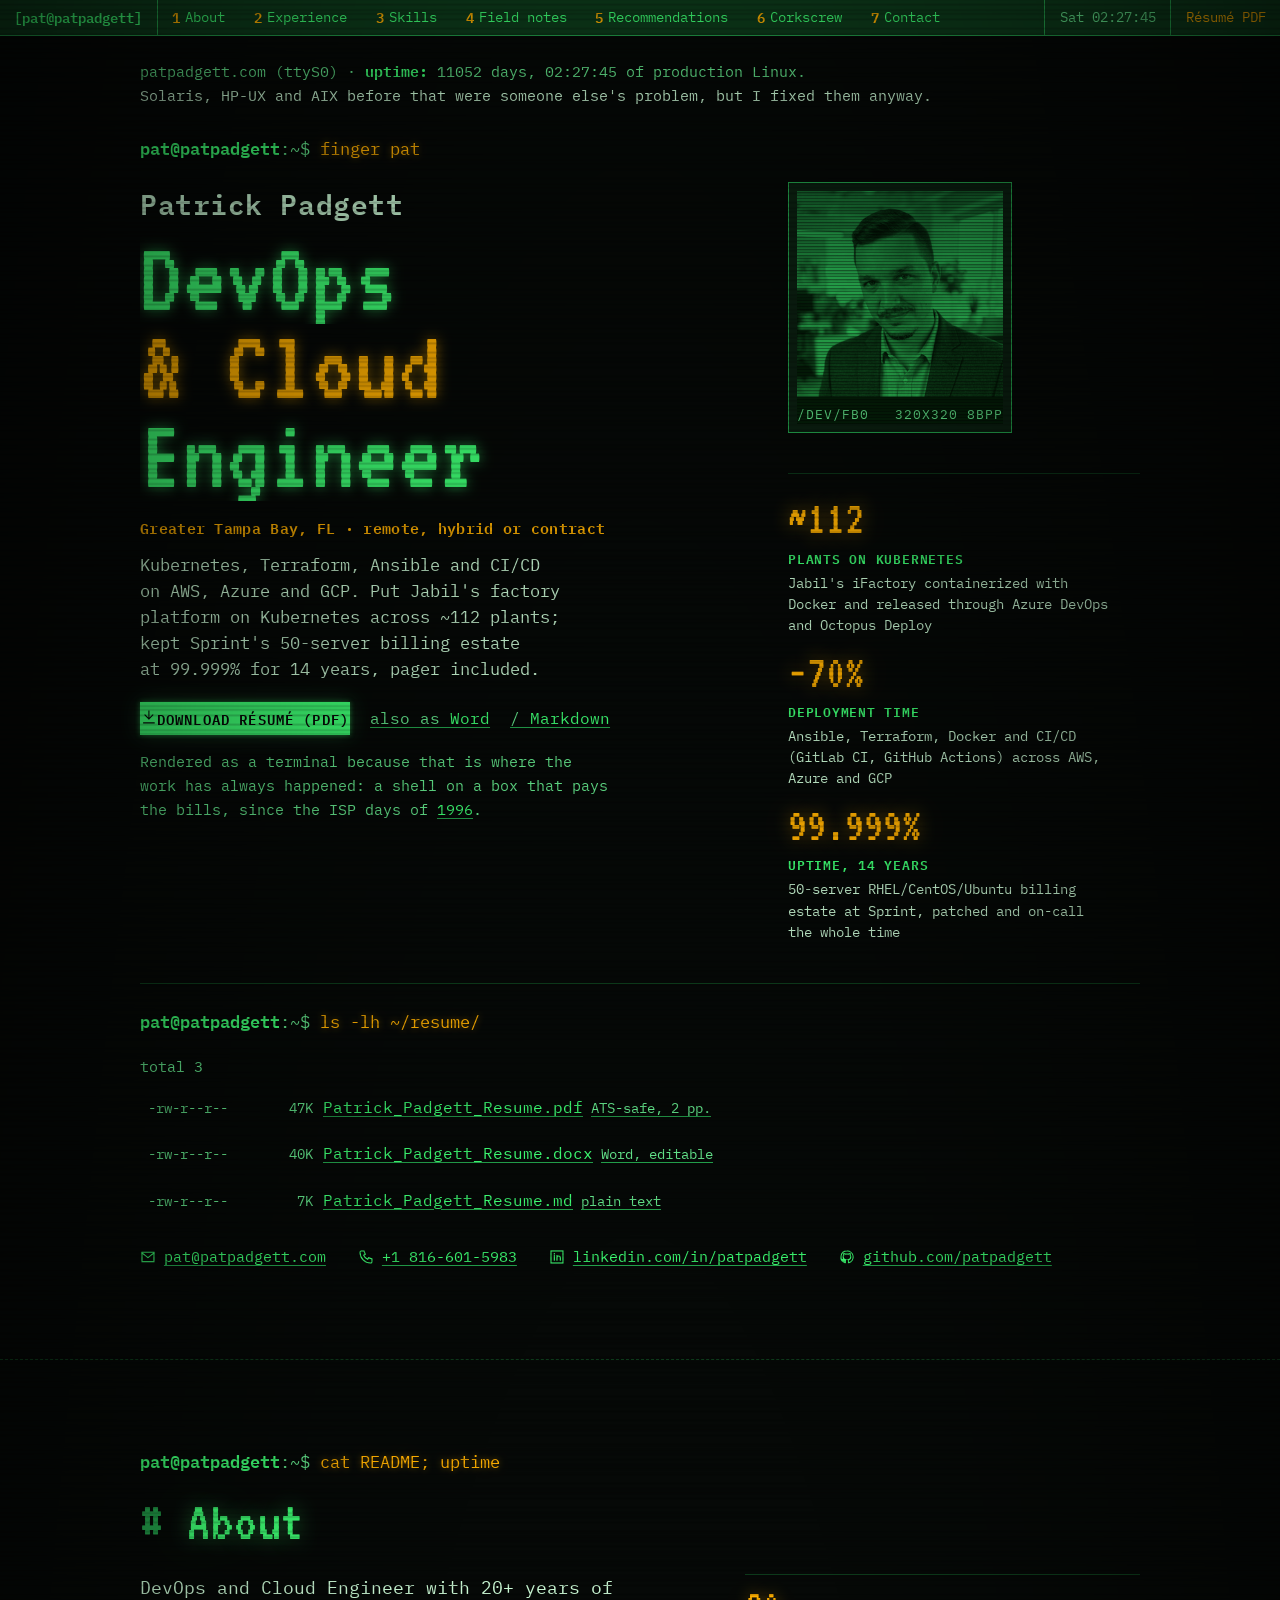
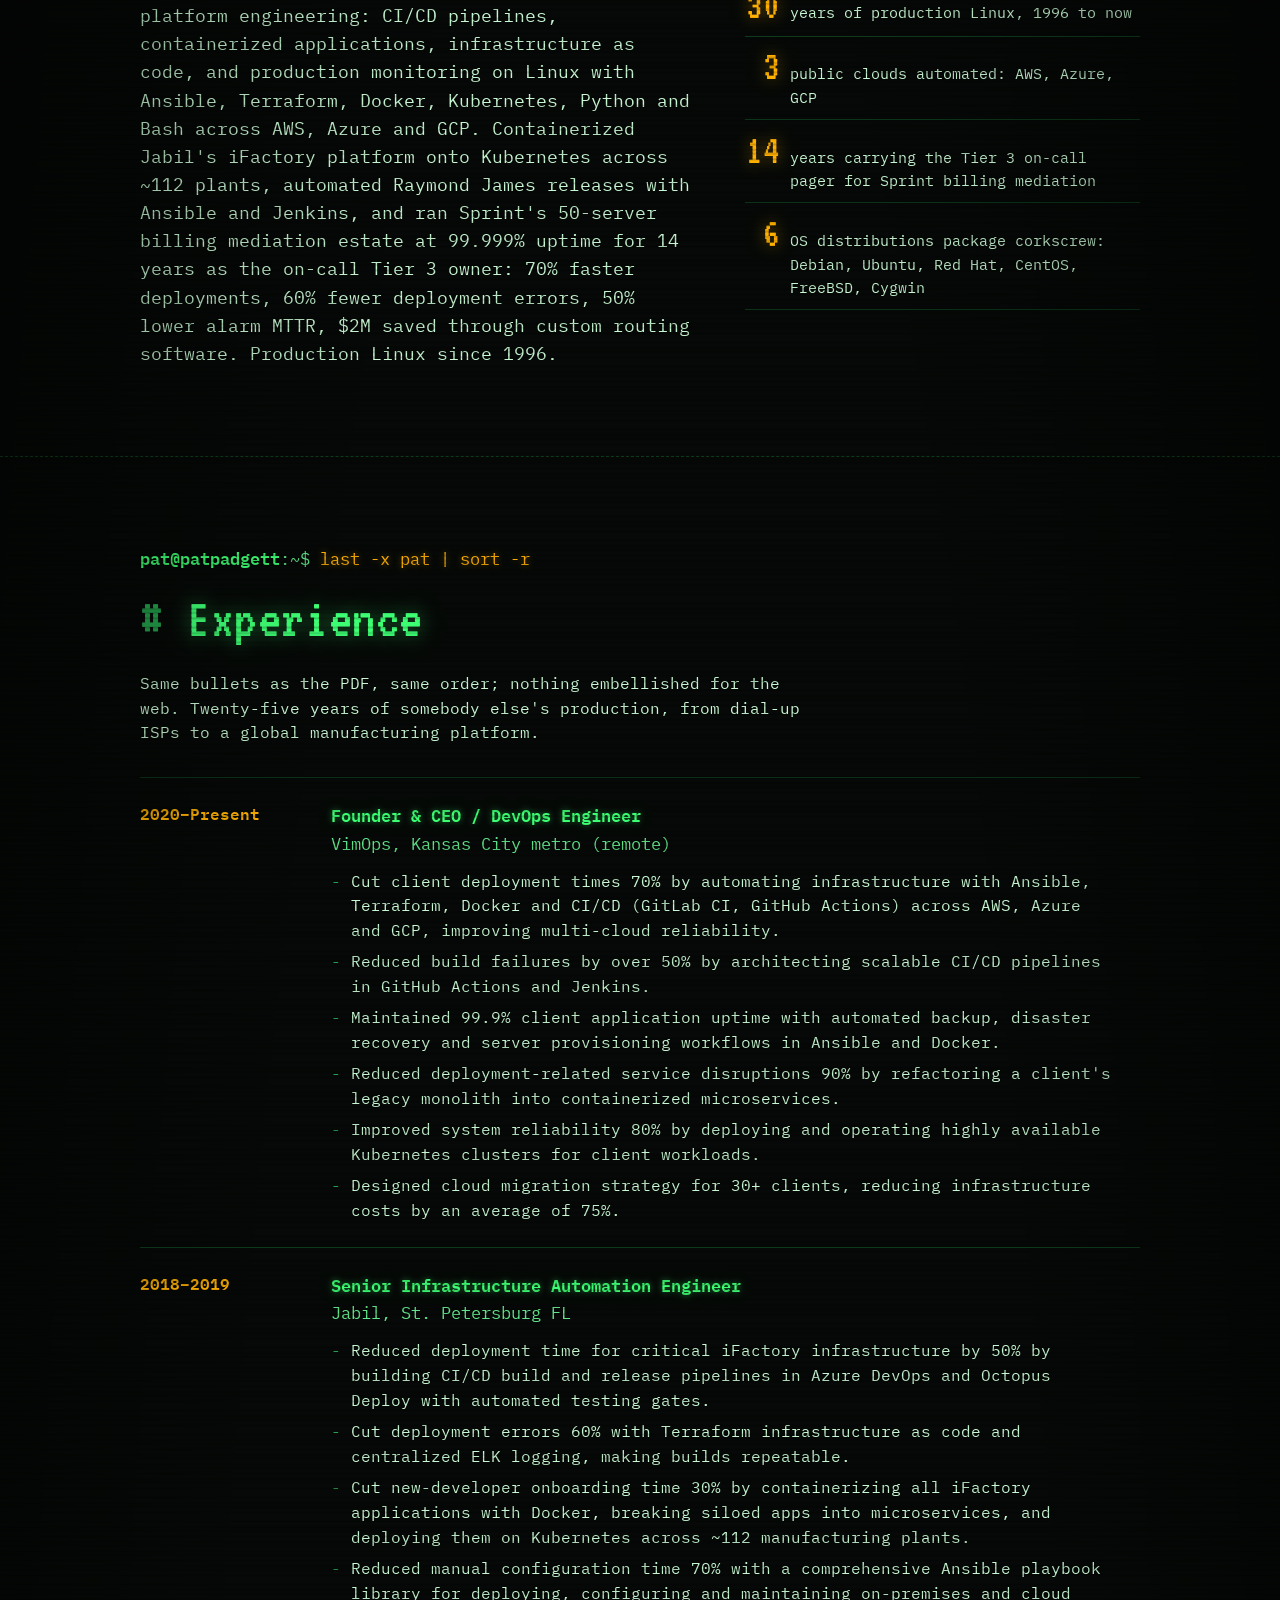
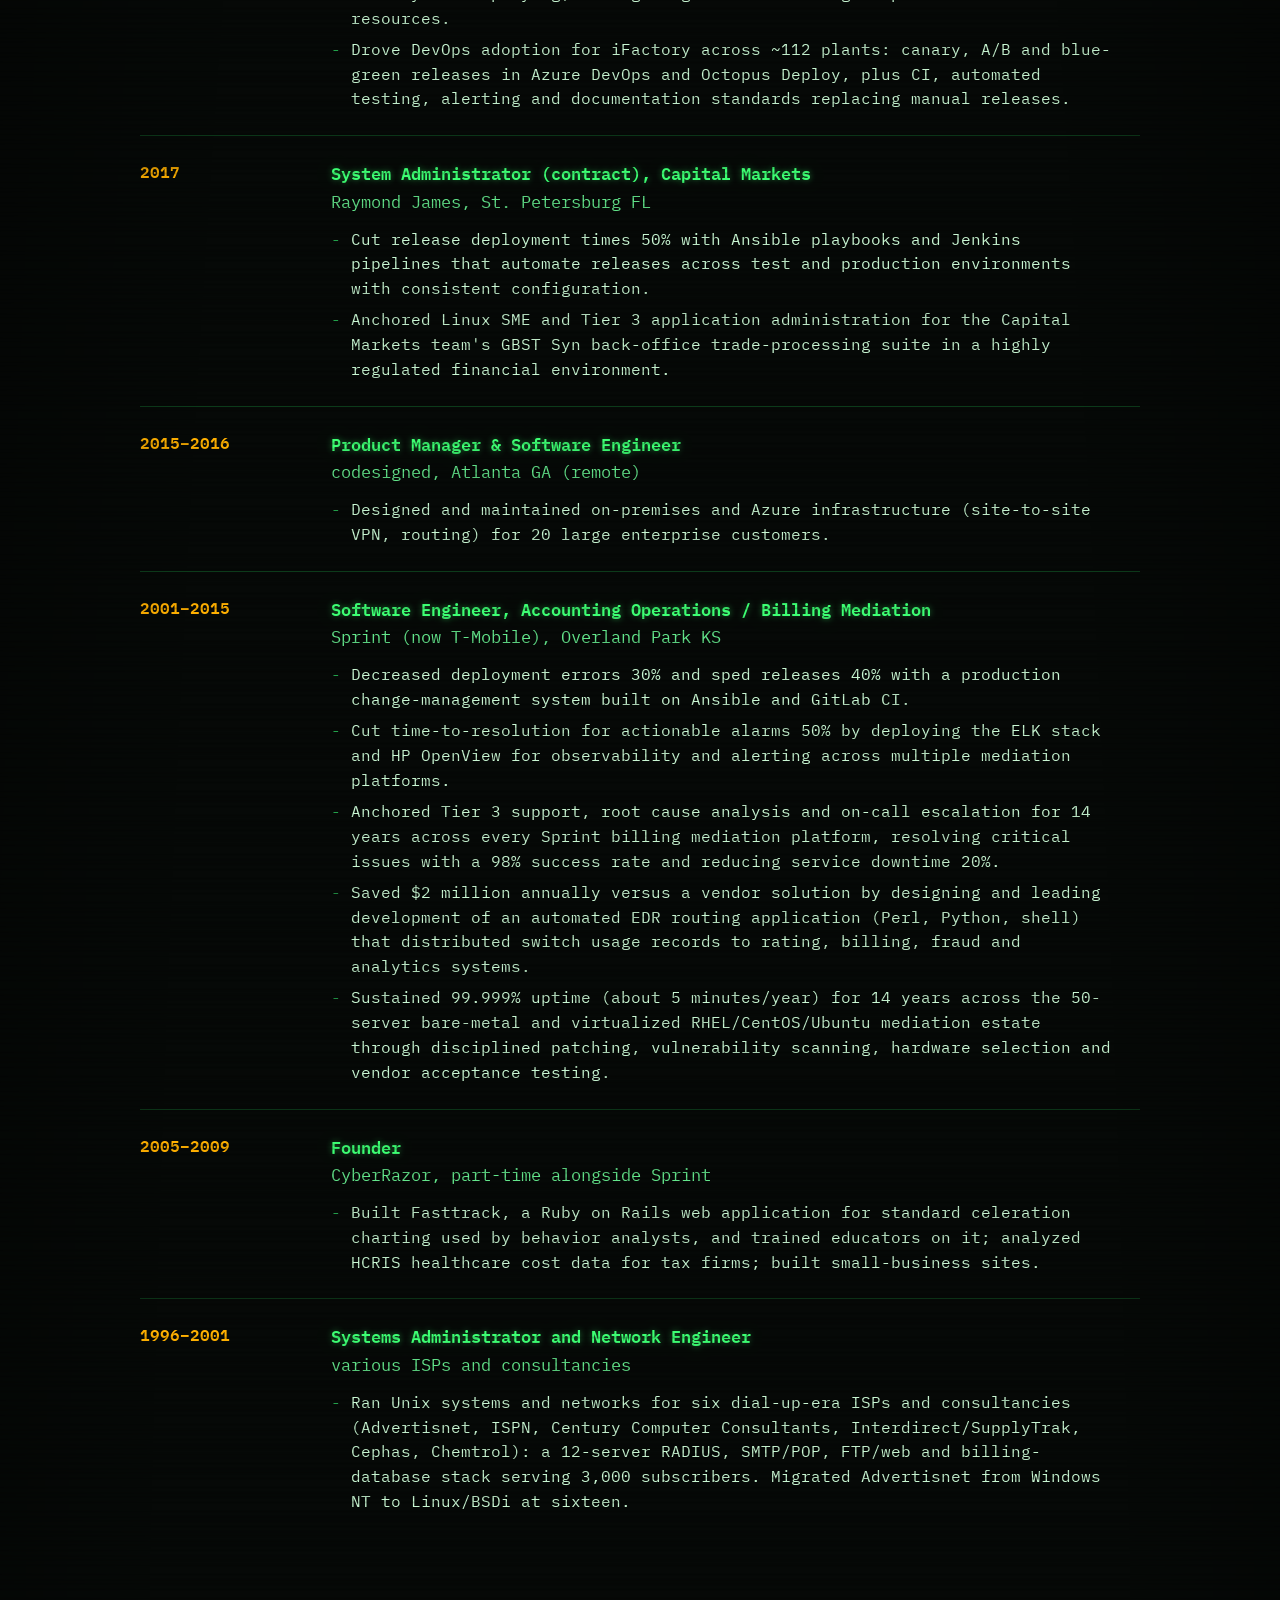
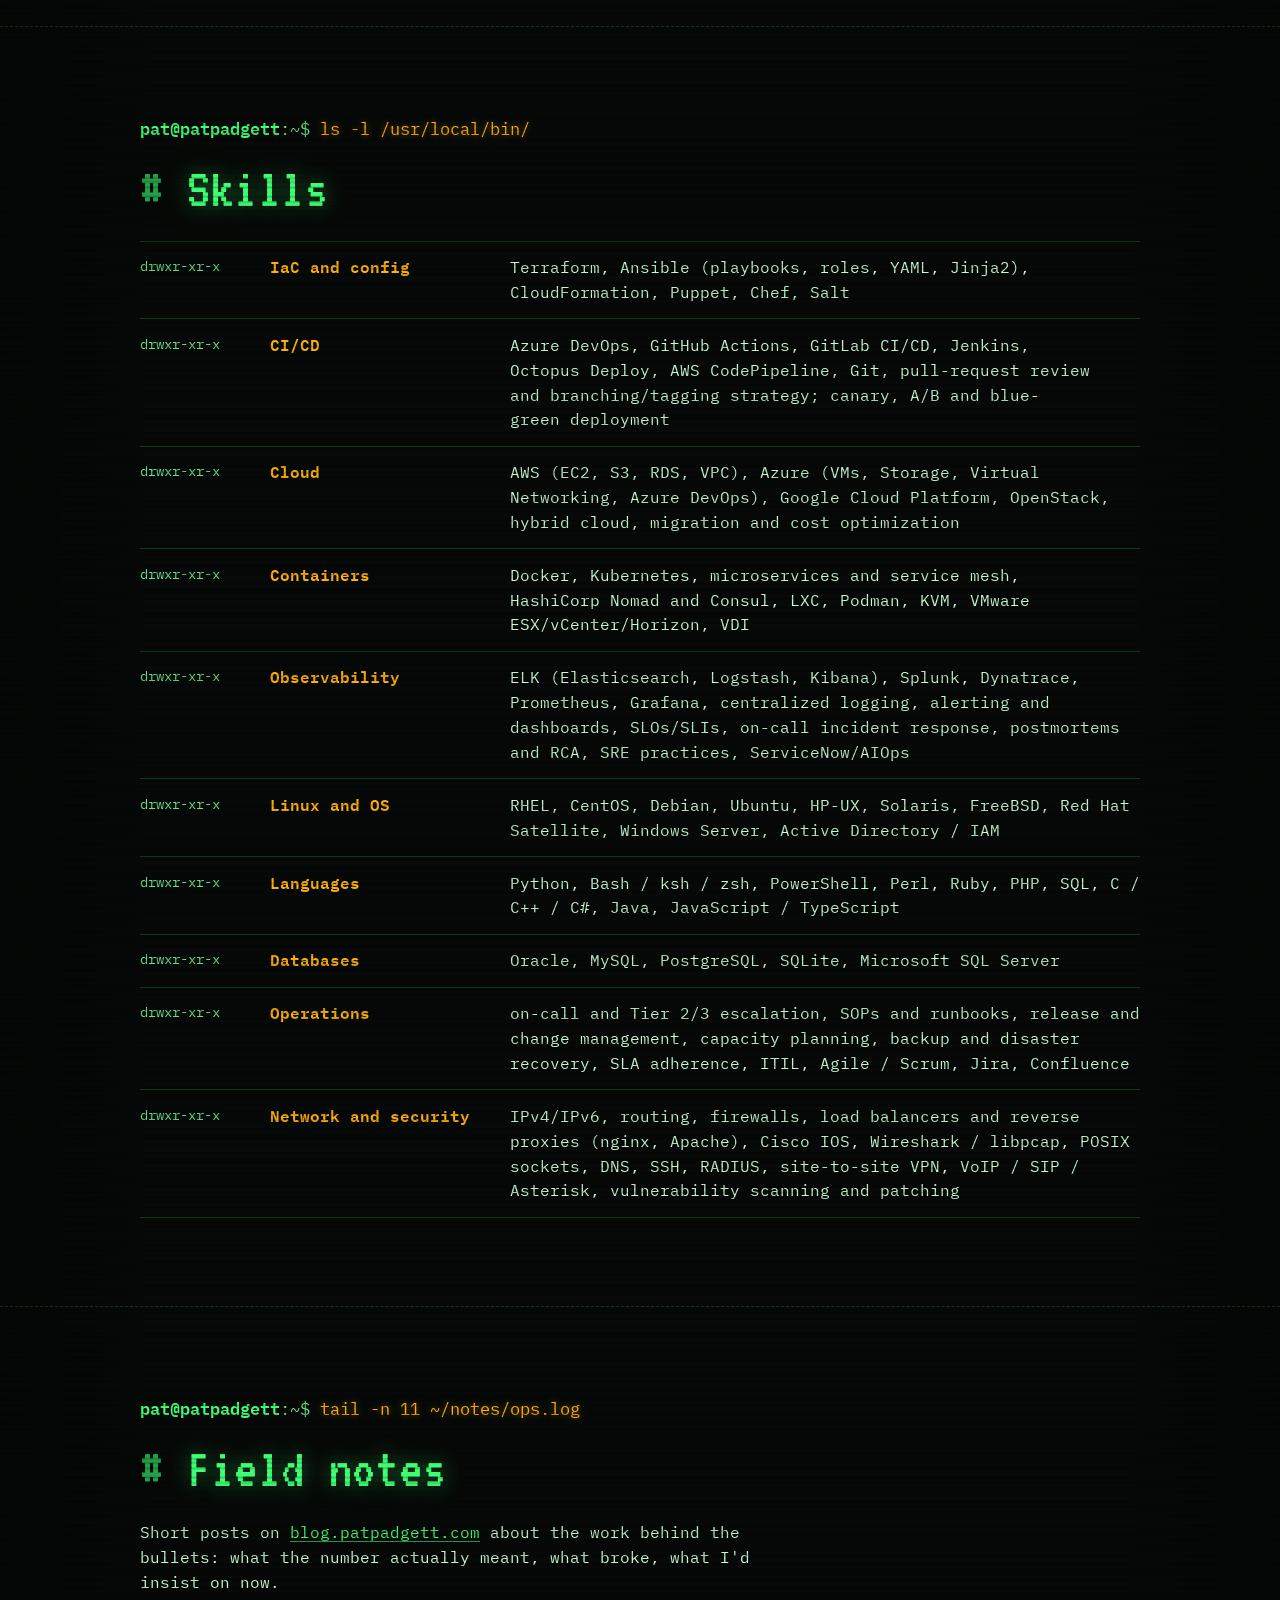
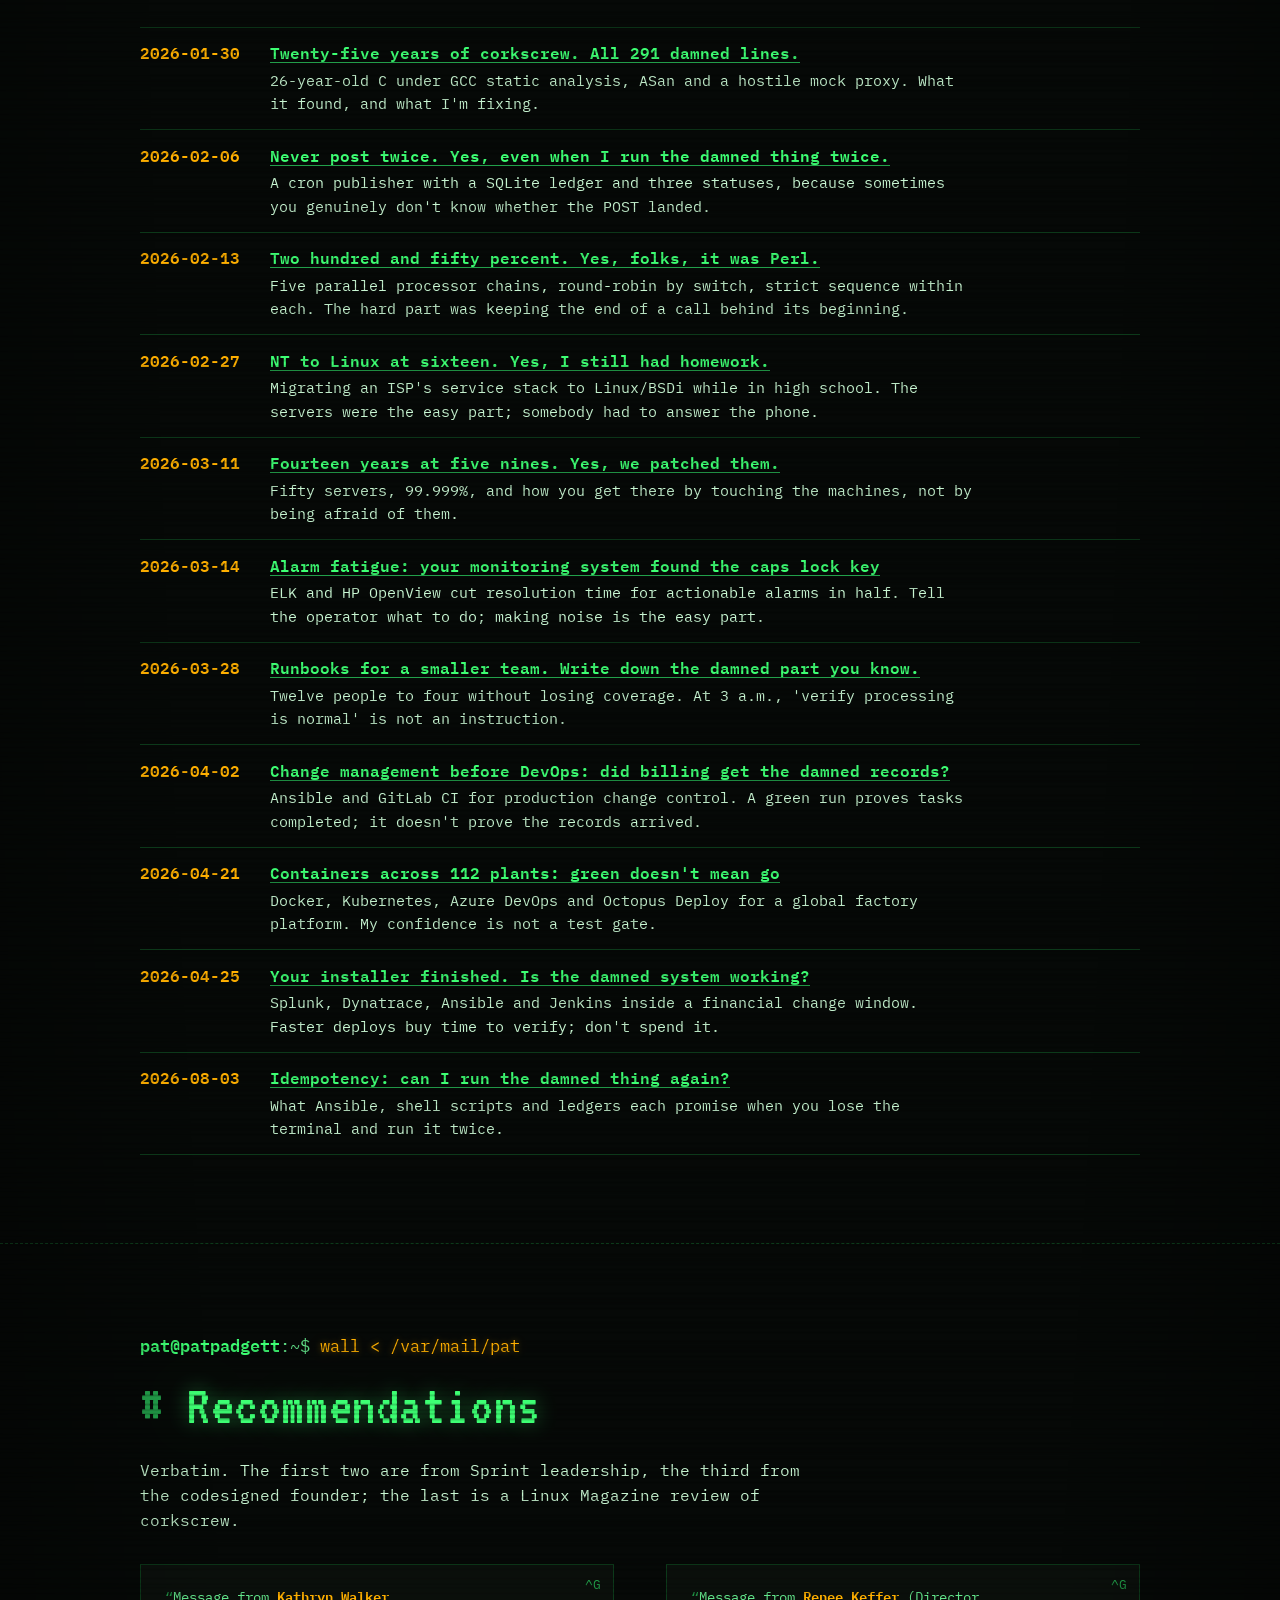
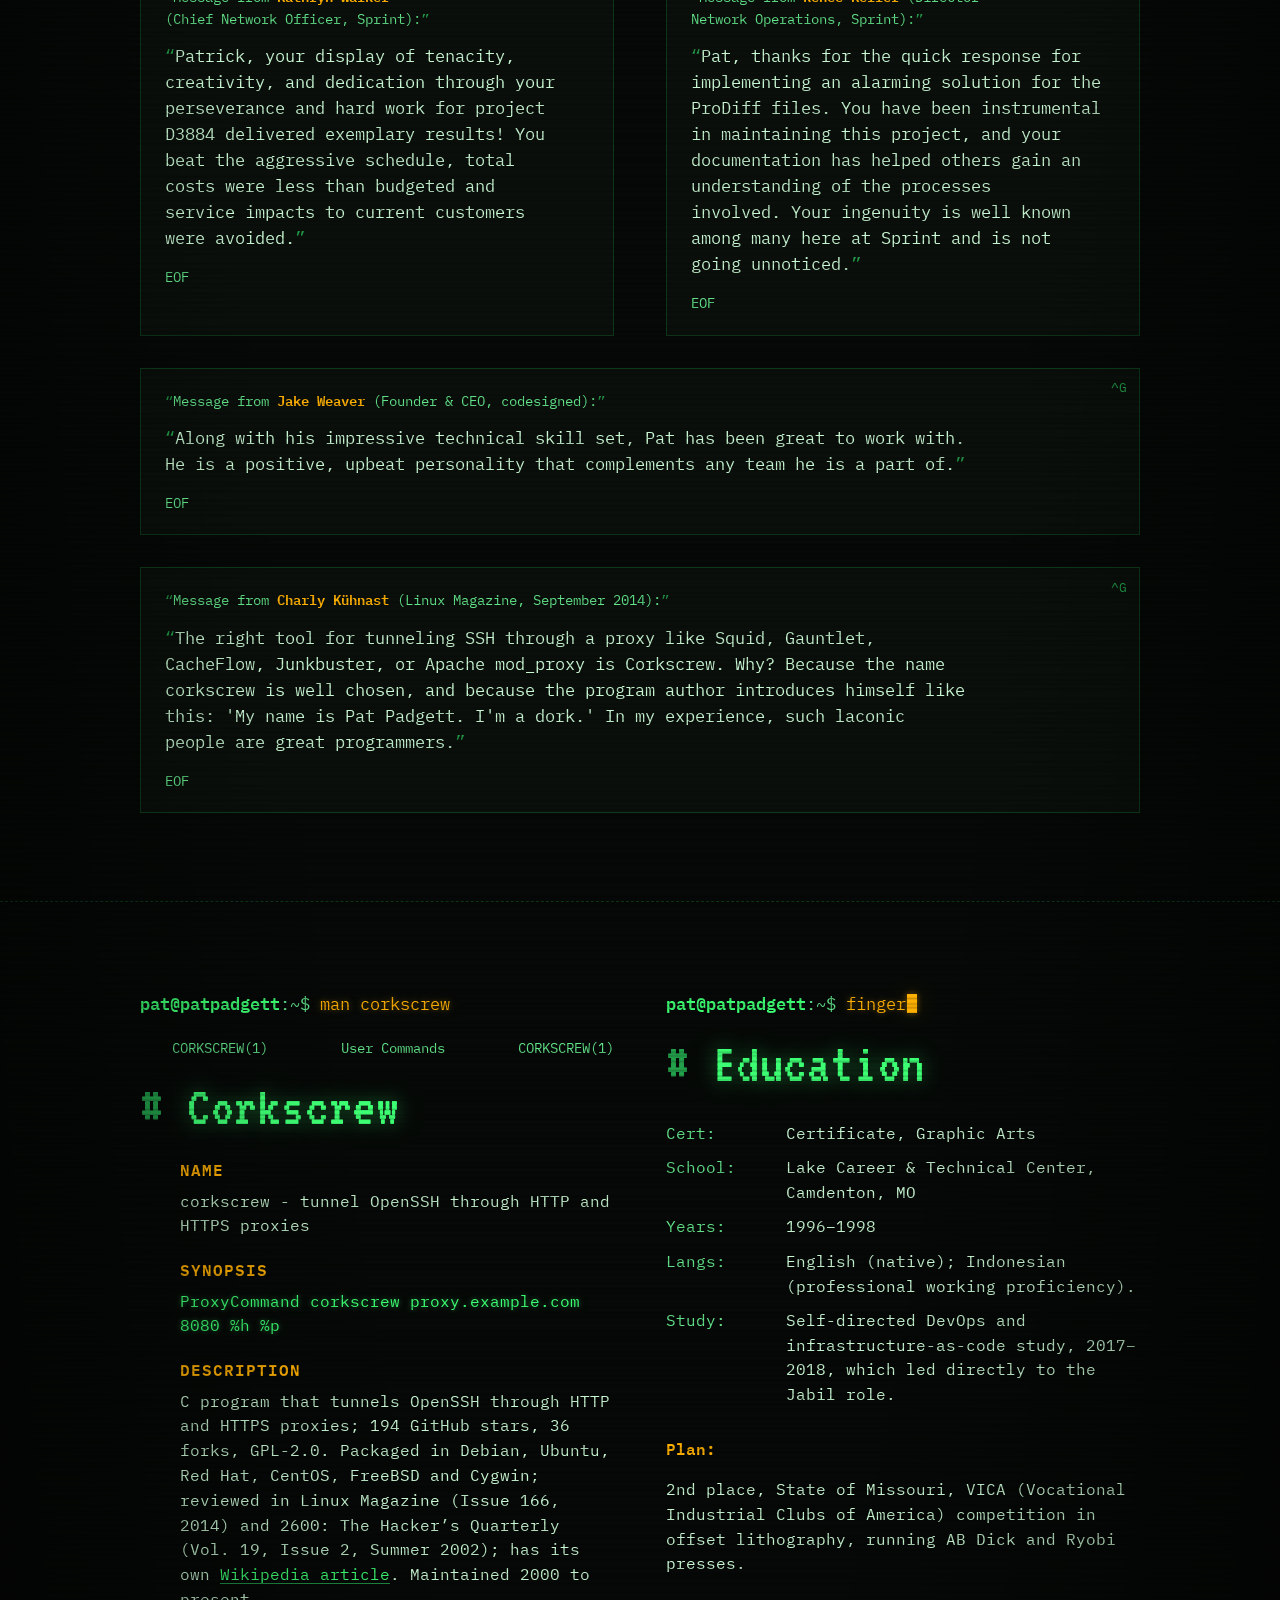
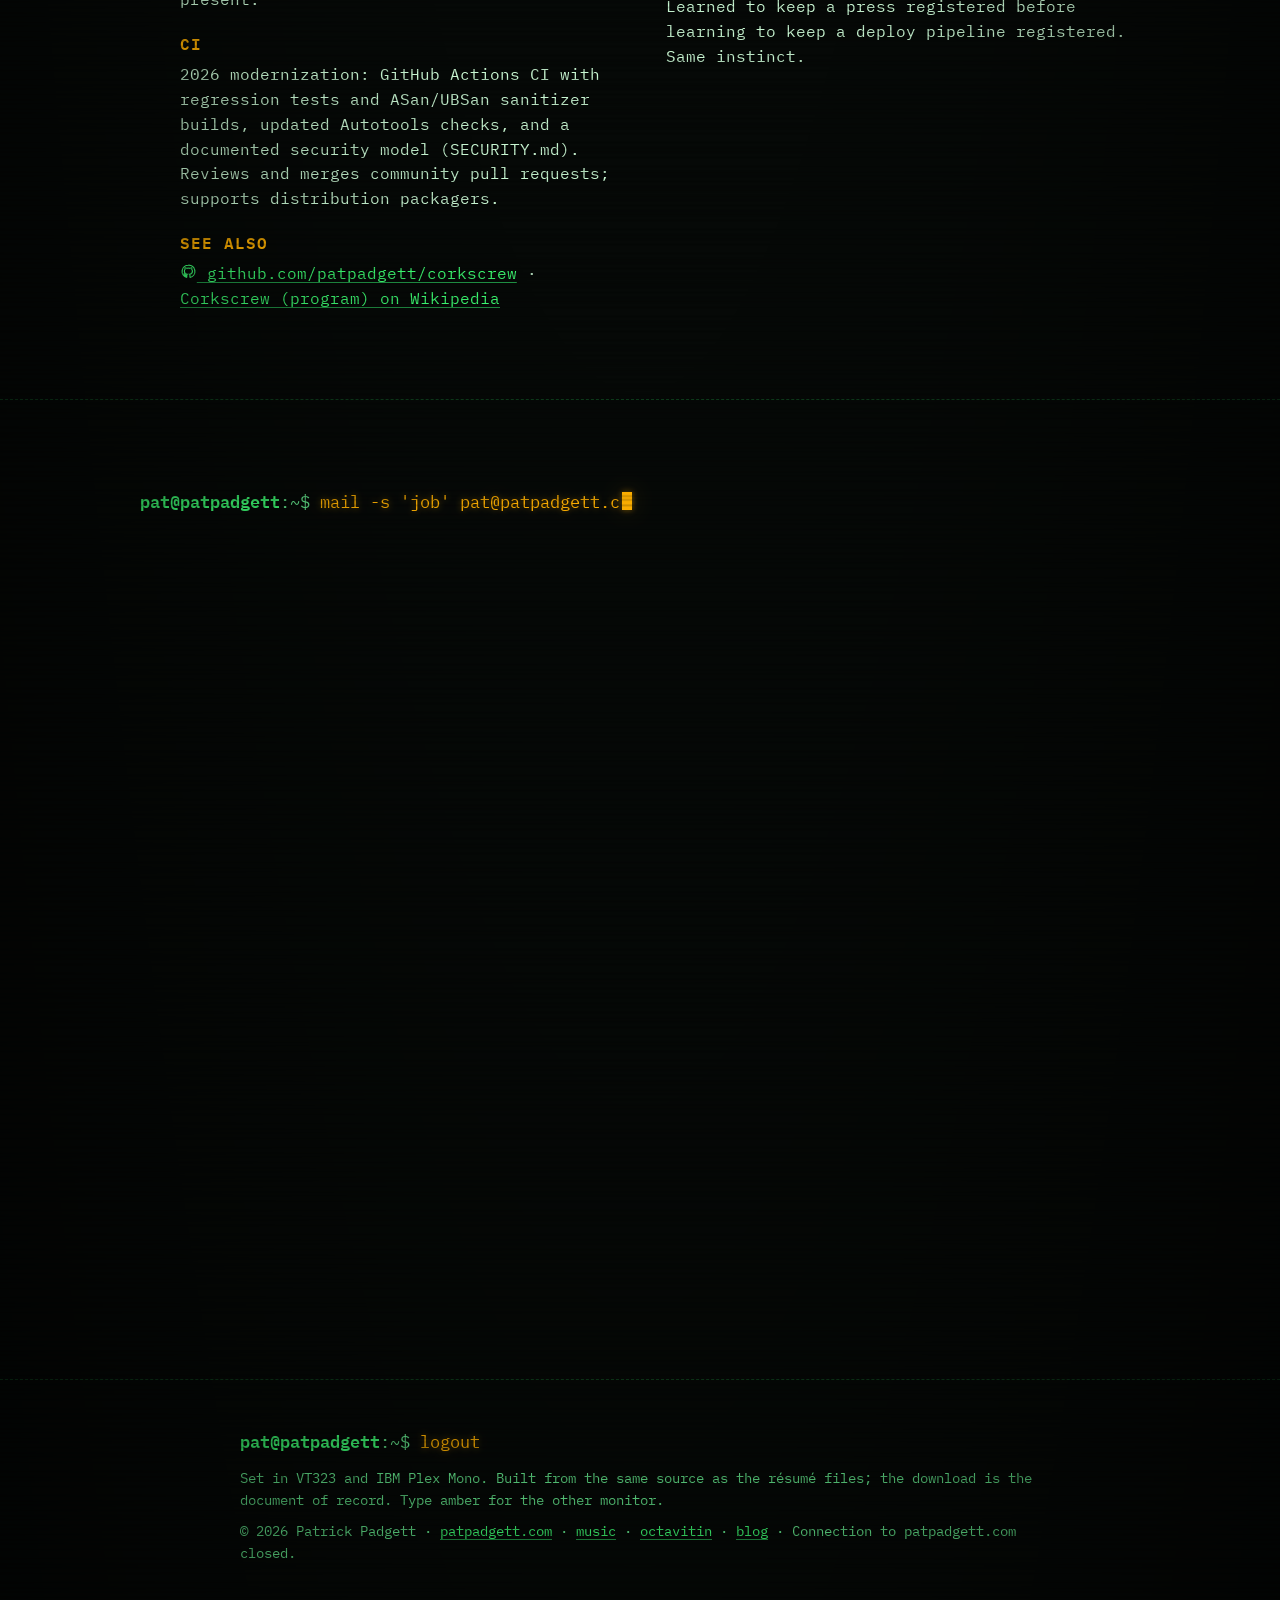
<file: index.html>
<!doctype html>
<html lang="en">
<head>
<!-- Hotjar Tracking Code for work.patpadgett.com -->
<script>
    (function(h,o,t,j,a,r){
        h.hj=h.hj||function(){(h.hj.q=h.hj.q||[]).push(arguments)};
        h._hjSettings={hjid:6780883,hjsv:6};
        a=o.getElementsByTagName('head')[0];
        r=o.createElement('script');r.async=1;
        r.src=t+h._hjSettings.hjid+j+h._hjSettings.hjsv;
        a.appendChild(r);
    })(window,document,'https://static.hotjar.com/c/hotjar-','.js?sv=');
</script>
<meta charset="utf-8">
<meta name="viewport" content="width=device-width, initial-scale=1">
<title>Patrick Padgett — DevOps and Cloud Engineer, Tampa Bay</title>
<meta name="description" content="DevOps and Cloud Engineer: Kubernetes, Terraform, Ansible and CI/CD across AWS, Azure and GCP. iFactory on Kubernetes across ~112 plants; 14 years at 99.999%. Résumé in PDF, DOCX, Markdown.">
<meta property="og:title" content="Patrick Padgett — DevOps and Cloud Engineer">
<meta property="og:description" content="Patrick Padgett: DevOps and Cloud Engineer. Containerized Jabil's iFactory onto Kubernetes across ~112 plants, automated Raymond James releases with Ansible and Jenkins, ran Sprint's 50-server estate at 99.999% for 14 years. Résumé in PDF, DOCX and Markdown.">
<meta property="og:image" content="https://work.patpadgett.com/assets/avatar@2x.jpg">
<meta property="og:url" content="https://work.patpadgett.com/">
<meta name="twitter:card" content="summary">
<meta name="twitter:title" content="Patrick Padgett — DevOps and Cloud Engineer">
<meta name="twitter:image" content="https://work.patpadgett.com/assets/avatar@2x.jpg">
<meta property="og:type" content="profile">
<link rel="icon" href="/favicon.ico" sizes="32x32"><link rel="icon" type="image/png" sizes="512x512" href="/assets/icon-512.png"><link rel="apple-touch-icon" href="/assets/apple-touch-icon.png"><link rel="icon" href="/assets/favicon.svg" type="image/svg+xml"><link rel="canonical" href="https://work.patpadgett.com/">

<script type="application/ld+json">{"@context": "https://schema.org", "@type": "Person", "name": "Patrick Padgett", "jobTitle": "DevOps and Cloud Engineer", "email": "mailto:pat@patpadgett.com", "telephone": "+1-816-601-5983", "url": "https://work.patpadgett.com/", "mainEntityOfPage": "https://work.patpadgett.com/", "image": "https://work.patpadgett.com/assets/avatar@2x.jpg", "address": {"@type": "PostalAddress", "addressRegion": "FL", "addressLocality": "Tampa Bay", "addressCountry": "US"}, "sameAs": ["https://patpadgett.com", "https://www.linkedin.com/in/patpadgett", "https://github.com/patpadgett", "https://blog.patpadgett.com", "https://music.patpadgett.com", "https://en.wikipedia.org/wiki/Corkscrew_(program)"], "hasOccupation": [{"@type": "Occupation", "name": "DevOps and Cloud Engineer", "skills": "Kubernetes, Docker, Terraform, Ansible, CI/CD (Azure DevOps, GitHub Actions, GitLab CI, Jenkins, Octopus Deploy), AWS, Azure, GCP, Linux, ELK, Splunk, Dynatrace, Prometheus, Grafana, Python, Bash"}, {"@type": "Occupation", "name": "Site Reliability / Production Support Engineer", "skills": "On-call Tier 3 escalation, incident response, root cause analysis, runbooks, change management, 99.999% availability, billing mediation pipelines"}], "knowsAbout": ["Kubernetes", "Terraform", "Ansible", "CI/CD", "Infrastructure as code", "AWS", "Microsoft Azure", "Google Cloud Platform", "Observability (ELK, Splunk, Dynatrace, Prometheus, Grafana)", "Linux systems administration", "Site reliability engineering", "Telecom billing mediation", "corkscrew (SSH over HTTP proxy)"], "worksFor": {"@type": "Organization", "name": "VimOps"}, "alumniOf": [{"@type": "EducationalOrganization", "name": "Lake Career & Technical Center, Camdenton MO"}, {"@type": "Organization", "name": "Jabil"}, {"@type": "Organization", "name": "Raymond James"}, {"@type": "Organization", "name": "Sprint / T-Mobile"}], "subjectOf": {"@type": "SoftwareApplication", "name": "corkscrew", "url": "https://github.com/patpadgett/corkscrew", "sameAs": "https://en.wikipedia.org/wiki/Corkscrew_(program)", "applicationCategory": "Networking", "operatingSystem": "Linux, BSD, Unix", "author": {"@type": "Person", "name": "Patrick Padgett"}}}</script>
<style>
@font-face {
  font-family: 'VT323';
  font-style: normal;
  font-weight: 400;
  font-display: swap;
  src: url(assets/fonts/VT323-normal-400.woff2) format('woff2');
  unicode-range: U+0000-00FF, U+0131, U+0152-0153, U+02BB-02BC, U+02C6, U+02DA, U+02DC, U+0304, U+0308, U+0329, U+2000-206F, U+20AC, U+2122, U+2191, U+2193, U+2212, U+2215, U+FEFF, U+FFFD;
}
@font-face {
  font-family: 'IBM Plex Mono';
  font-style: italic;
  font-weight: 400;
  font-display: swap;
  src: url(assets/fonts/IBMPlexMono-italic-400.woff2) format('woff2');
  unicode-range: U+0000-00FF, U+0131, U+0152-0153, U+02BB-02BC, U+02C6, U+02DA, U+02DC, U+0304, U+0308, U+0329, U+2000-206F, U+20AC, U+2122, U+2191, U+2193, U+2212, U+2215, U+FEFF, U+FFFD;
}
@font-face {
  font-family: 'IBM Plex Mono';
  font-style: normal;
  font-weight: 400;
  font-display: swap;
  src: url(assets/fonts/IBMPlexMono-normal-400.woff2) format('woff2');
  unicode-range: U+0000-00FF, U+0131, U+0152-0153, U+02BB-02BC, U+02C6, U+02DA, U+02DC, U+0304, U+0308, U+0329, U+2000-206F, U+20AC, U+2122, U+2191, U+2193, U+2212, U+2215, U+FEFF, U+FFFD;
}
@font-face {
  font-family: 'IBM Plex Mono';
  font-style: normal;
  font-weight: 600;
  font-display: swap;
  src: url(assets/fonts/IBMPlexMono-normal-600.woff2) format('woff2');
  unicode-range: U+0000-00FF, U+0131, U+0152-0153, U+02BB-02BC, U+02C6, U+02DA, U+02DC, U+0304, U+0308, U+0329, U+2000-206F, U+20AC, U+2122, U+2191, U+2193, U+2212, U+2215, U+FEFF, U+FFFD;
}

/* patpadgett.com — The Session. A UNIX terminal on a machine Patrick has been root on since 1996.
   Generated into index.html by build_site.py. */
:root {
  --crt: #060907;
  --crt-2: #0a0f0b;
  --ph: #3dff73;          /* P1 phosphor, bright */
  --ph-70: #63e68b;
  --ph-40: #22a04a;
  --ph-15: #0c3a1a;
  --ph-06: #0a1f10;
  --fg: #c9f7d3;          /* body text: green-white */
  --amber: #ffb000;       /* P3 phosphor, the other monitor */
  --amber-dim: #a86f00;
  --mono: 'IBM Plex Mono', ui-monospace, Menlo, Consolas, monospace;
  --vt: 'VT323', var(--mono);
  --col: 100ch;
  --pad: clamp(1rem, 4vw, 3.5rem);
  --glow: 0 0 .35em rgba(61, 255, 115, .45), 0 0 1.4em rgba(61, 255, 115, .18);
  --aglow: 0 0 .35em rgba(255, 176, 0, .45), 0 0 1.4em rgba(255, 176, 0, .18);
}
* { box-sizing: border-box; margin: 0; }
html { color-scheme: dark; scroll-behavior: smooth; scroll-padding-top: 3.25rem; -webkit-text-size-adjust: 100%; background: var(--crt); }
body {
  font-family: var(--mono); font-size: 1rem; line-height: 1.55; color: var(--fg); background: var(--crt);
  font-variant-numeric: tabular-nums; min-height: 100vh;
}
::selection { background: var(--ph); color: var(--crt); }
a { color: var(--ph); text-decoration: underline; text-decoration-color: var(--ph-40); text-underline-offset: .2em; text-decoration-thickness: 1px; }
a:hover { color: var(--crt); background: var(--ph); text-decoration: none; text-shadow: none; }
:focus-visible { outline: 2px solid var(--amber); outline-offset: 2px; }
img { display: block; max-width: 100%; }
ul, ol { padding: 0; list-style: none; }
h1, h2, h3, p, dl, pre { margin: 0; }
pre, code, kbd { font-family: inherit; }
.nowrap { white-space: nowrap; }
.skip { position: absolute; left: 1rem; top: -4rem; padding: .5rem 1rem; background: var(--amber); color: #000; z-index: 60; }
.skip:focus { top: 3.5rem; }

/* ---- the tube: scanlines, vignette, refresh band, power-on ---- */
.tube::before {
  content: ""; position: fixed; inset: 0; z-index: 50; pointer-events: none;
  background:
    repeating-linear-gradient(0deg, rgba(0, 0, 0, .18) 0 1px, transparent 1px 3px),
    radial-gradient(ellipse at center, transparent 55%, rgba(0, 0, 0, .55) 100%);
  mix-blend-mode: multiply;
}
.tube::after {
  content: ""; position: fixed; left: 0; right: 0; top: -20%; height: 18%; z-index: 51; pointer-events: none;
  background: linear-gradient(180deg, transparent, rgba(61, 255, 115, .045) 50%, transparent);
  animation: refresh 9s linear infinite;
}
@keyframes refresh { to { transform: translateY(700%); } }
.js .tube { animation: poweron 1.1s cubic-bezier(.2, .9, .3, 1) both; transform-origin: 50% 50%; }
@keyframes poweron {
  0% { transform: scaleY(.004) scaleX(.6); filter: brightness(6); }
  35% { transform: scaleY(.006) scaleX(1); filter: brightness(4); }
  60% { transform: scaleY(1) scaleX(1); filter: brightness(1.8); }
  100% { transform: none; filter: none; }
}

/* ---- status line (nav), screen/tmux style ---- */
.status {
  position: sticky; top: 0; z-index: 40; display: flex; align-items: stretch; gap: 0; height: 2.25rem;
  background: var(--ph-15); color: var(--ph); border-bottom: 1px solid var(--ph-40); font-size: .9rem; overflow: hidden;
}
.status ul { display: flex; flex: 1; min-width: 0; overflow-x: auto; scrollbar-width: none; -webkit-overflow-scrolling: touch; scroll-snap-type: x proximity; }
.status ul.is-overflowing::after { content: '\203A'; flex: none; display: flex; align-items: center; padding: 0 .5rem 0 .2rem; color: var(--amber); position: sticky; right: 0; background: linear-gradient(90deg, transparent, var(--ph-15) 40%); }
@media (max-width: 78rem) { .status ul a { padding: 0 .7rem; } }
@media (max-width: 62rem) {
  .status { height: 2.75rem; }
  html { scroll-padding-top: 3.75rem; }
  .status ul a { font-size: .85rem; scroll-snap-align: start; }
  .status .win-home { display: none; }
  .status .win-dl { padding: 0 .9rem 0 .7rem; }
}
.status ul li { flex: none; }
.status ul::-webkit-scrollbar { display: none; }
.status a { display: flex; align-items: center; padding: 0 .9rem; color: var(--ph); text-decoration: none; white-space: nowrap; height: 100%; position: relative; }
.status a b { font-weight: 600; margin-right: .35em; color: var(--amber); }
.status a:hover, .status a:focus-visible { background: var(--ph); color: var(--crt); outline: none; }
.status a:focus-visible { box-shadow: inset 0 -3px 0 var(--amber); }
.status a:hover b, .status a.is-active b { color: inherit; }
.status a.is-active { background: var(--ph); color: var(--crt); }
.status a.is-active::after { content: "*"; margin-left: .15em; }
.status .win-home { border-right: 1px solid var(--ph-40); font-weight: 600; }
.status .win-dl { border-left: 1px solid var(--ph-40); color: var(--amber); }
.status .clock { display: none; align-items: center; padding: 0 .9rem; color: var(--ph-70); border-left: 1px solid var(--ph-40); white-space: nowrap; }
@media (min-width: 78rem) { .status .clock { display: flex; } }

.wrap { width: min(100% - 2 * var(--pad), var(--col)); margin-inline: auto; }

/* ---- prompt + typed command ---- */
.cmd { display: block; font-size: 1.05rem; color: var(--amber); text-shadow: var(--aglow); margin-bottom: 1.25rem; overflow-wrap: anywhere; }
.cmd .ps1 { color: var(--ph-70); text-shadow: none; }
.cmd .ps1 b { color: var(--ph); font-weight: 600; }
.cmd .typed { color: var(--amber); }
.cur { display: inline-block; width: .6em; height: 1.1em; vertical-align: -.15em; background: var(--ph); margin-left: .1em; box-shadow: var(--glow); }
.js .cur { animation: blink 1.06s steps(1, end) infinite; }
.cmd .cur { background: var(--amber); box-shadow: var(--aglow); }
@keyframes blink { 50% { opacity: 0; } }
.js .cmd .typed { visibility: hidden; }
.js .cmd.is-typing .typed, .js .cmd.is-done .typed { visibility: visible; }
.js .cmd.is-done .cur { display: none; }

/* output reveal: lines print one after another */
.js .out > * { opacity: 0; }
.js .out.is-on > * { opacity: 1; animation: print .05s linear both; animation-delay: calc(var(--i, 0) * 55ms); }
@keyframes print { from { opacity: 0; } to { opacity: 1; } }
.js .out.is-on .ln-fx { animation: printfx .5s steps(6, end) both; animation-delay: calc(var(--i, 0) * 55ms); }
@keyframes printfx { 0% { opacity: 0; clip-path: inset(0 100% 0 0); } 1% { opacity: 1; } 100% { opacity: 1; clip-path: inset(0 0 0 0); } }

/* ---- sections ---- */
section, header.login { padding: clamp(3rem, 7vw, 5.5rem) 0; border-top: 1px dashed var(--ph-15); position: relative; }
h2 { font-family: var(--vt); font-weight: 400; font-size: clamp(2.6rem, 5vw, 3.6rem); line-height: .95; color: var(--ph); text-shadow: var(--glow); letter-spacing: .01em; margin-bottom: 1.5rem; }
h2::before { content: "# "; color: var(--ph-40); text-shadow: none; }
.section-note { max-width: 66ch; color: var(--fg); margin-bottom: 2rem; }
.dim { color: var(--ph-70); }
.k { color: var(--amber); }
.hi { color: var(--ph); text-shadow: var(--glow); }

/* ---- login / hero ---- */
header.login { border-top: 0; padding-top: 1.5rem; }
.banner { color: var(--ph-70); font-size: .95rem; line-height: 1.5; margin-bottom: 1.75rem; white-space: pre-wrap; }
.banner b { color: var(--ph); font-weight: 600; }
.banner .motd { color: var(--fg); }
.hero { display: grid; gap: 2.5rem var(--pad); grid-template-columns: 1fr; align-items: start; }
@media (min-width: 60rem) { .hero { grid-template-columns: minmax(0, 1fr) 22rem; } .hero .fb { grid-column: 2; grid-row: 1; } .hero .gauges { grid-column: 2; grid-row: 2; grid-template-columns: 1fr; gap: 1rem; margin-top: 0; } .hero-copy { grid-row: 1 / span 2; } }
h1 .name { display: block; color: var(--fg); font-size: clamp(1.35rem, 2.2vw, 1.75rem); font-weight: 600; letter-spacing: .02em; margin-bottom: .6rem; }
.display { display: block; font-family: var(--vt); font-weight: 400; line-height: .84; font-size: clamp(3.4rem, 9vw, 6.6rem); color: var(--ph); text-shadow: 0 0 .12em rgba(61, 255, 115, .55); letter-spacing: .01em; }
.display .w { display: block; }
.display .w:nth-child(2) { color: var(--amber); text-shadow: 0 0 .12em rgba(255, 176, 0, .55); }

.js .display .w { opacity: 0; animation: printfx .45s steps(8, end) both; animation-delay: calc(1.1s + var(--n) * .18s); }
.where { margin-top: 1rem; color: var(--amber); font-weight: 600; font-size: .95rem; letter-spacing: .02em; }
.subline { margin-top: .75rem; max-width: 48ch; font-size: 1.05rem; text-wrap: balance; }
.js .where { opacity: 0; animation: print .01s both; animation-delay: 1.9s; }
@media (max-width: 30rem) { .banner .motd { display: none; } .banner { margin-bottom: .75rem; font-size: .85rem; } .login .cmd { margin-bottom: .35rem; } h1 .name { margin-bottom: .3rem; } header.login { padding-top: 1rem; } .display { font-size: 3rem; } .where { margin-top: .75rem; } .subline { font-size: .95rem; margin-top: .5rem; } .dl { margin-top: .85rem; } .dl .btn-dl { padding: .65rem 1rem; } }
.dl { margin-top: 1.5rem; display: flex; flex-wrap: wrap; align-items: center; gap: .75rem 1.25rem; }
.dl .btn-dl { text-decoration: none; }
.dl-alt { color: var(--ph); text-decoration: underline; text-decoration-color: var(--ph-40); text-underline-offset: .2em; padding: .5rem 0; display: inline-block; }
.dl-alt::before { content: "also as "; color: var(--ph-70); }
.dl-alt + .dl-alt::before { content: "/ "; }
.js .dl { opacity: 0; animation: print .01s both; animation-delay: 2.05s; }
.frame-note { margin-top: 1.25rem; max-width: 52ch; color: var(--ph-70); font-size: .95rem; }
.js .subline, .js .frame-note { opacity: 0; animation: print .01s both; animation-delay: 1.95s; }
.js .frame-note { animation-delay: 2.25s; }

/* portrait as a framebuffer dump */
.fb { position: relative; width: min(14rem, 100%); background: var(--ph-06); border: 1px solid var(--ph-40); padding: .5rem; }
.fb img { width: 100%; height: auto; filter: grayscale(1) contrast(1.15) brightness(.95); mix-blend-mode: screen; }
.fb::before { content: ""; position: absolute; inset: .5rem; background: linear-gradient(180deg, var(--ph-40), var(--ph)); mix-blend-mode: multiply; z-index: 1; pointer-events: none; }
.fb::after { content: ""; position: absolute; inset: .5rem; background: repeating-linear-gradient(0deg, rgba(0, 0, 0, .35) 0 1px, transparent 1px 3px); z-index: 2; pointer-events: none; }
.fb figcaption { position: relative; z-index: 3; margin-top: .5rem; font-size: .8rem; color: var(--ph-70); text-transform: uppercase; letter-spacing: .08em; display: flex; justify-content: space-between; }
.js .fb { animation: fbflicker 7s steps(1, end) infinite 3s; }
@keyframes fbflicker { 0%, 100% { opacity: 1; } 91% { opacity: .55; } 92% { opacity: 1; } 95% { opacity: .75; } 96% { opacity: 1; } }

/* gauges: the three headline results */
.gauges { display: grid; gap: 1.5rem var(--pad); grid-template-columns: repeat(auto-fit, minmax(14rem, 1fr)); margin-top: 1rem; padding-top: 1.5rem; border-top: 1px solid var(--ph-15); }
@media (min-width: 60rem) { .gauges { grid-column: 1; } }
.gauge .num { display: block; font-family: var(--vt); font-size: clamp(2.6rem, 4vw, 3rem); line-height: .9; color: var(--amber); text-shadow: var(--aglow); }
.gauge .bar { display: block; margin: .25rem 0; color: var(--ph); letter-spacing: -.02em; font-size: .95rem; white-space: nowrap; overflow: hidden; text-shadow: var(--glow); }
.gauge .bar .fill { display: inline-block; }
.gauge .bar .rest { color: var(--ph-40); text-shadow: none; }
.gauge .cap { display: block; font-size: .85rem; color: var(--fg); max-width: 40ch; margin-top: .5rem; }
.gauge .cap b { display: block; color: var(--ph); font-weight: 600; text-transform: uppercase; letter-spacing: .06em; font-size: .8rem; margin-bottom: .2rem; }
.js .gauge { opacity: 0; animation: print .01s both; animation-delay: calc(2.2s + var(--n) * .25s); }

/* file listing (downloads) */
.ls { margin-top: 2.5rem; padding-top: 1.5rem; border-top: 1px solid var(--ph-15); }
.ls-head { color: var(--ph-70); font-size: .95rem; margin-bottom: .5rem; }
.files { display: grid; gap: .25rem; }
.file { display: grid; grid-template-columns: 9.5ch 6ch minmax(0,1fr); gap: 1ch; align-items: baseline; padding: .55rem .5rem; margin: 0; color: var(--fg); text-decoration: none; white-space: nowrap; min-height: 2.5rem; }
.file .fn { min-width: 0; overflow-wrap: anywhere; white-space: normal; }
.file .perm { color: var(--ph-70); font-size: .9rem; }
.file .size { color: var(--ph-70); text-align: right; font-size: .9rem; }
.file .fn { color: var(--ph); text-decoration: underline; text-decoration-color: var(--ph-40); text-underline-offset: .2em; }
.file .fn small { color: var(--ph-70); text-decoration: none; margin-left: 1ch; font-size: .85rem; }
.file:hover, .file:focus-visible { background: var(--ph); color: var(--crt); outline: none; }
.file:hover * , .file:focus-visible * { color: var(--crt) !important; text-decoration-color: var(--crt); }
@media (max-width: 30rem) { .file { grid-template-columns: 5ch minmax(0,1fr); gap: 0 1ch; white-space: normal; } .file .perm { display: none; } .file .fn small { display: block; margin-left: 0; } }
.wires { display: flex; flex-wrap: wrap; gap: .5rem 2rem; margin-top: 1.5rem; font-size: .95rem; }
.wires a { display: inline-flex; align-items: center; gap: .5rem; min-height: 2rem; padding: .2rem 0; }
.logout a, .man p a, .form-note a, .hdrs a, .frame-note a, .hero-copy p a, .wires a, #contact > .wrap p a, .section-note a { display: inline-block; padding: .3rem 0; margin: -.3rem 0; line-height: 1.5; min-height: 24px; }
.wires a { display: inline-flex; }
.ic { width: 1.05em; height: 1.05em; flex: none; }

/* ---- proof: README + uptime ---- */
.proof-grid { display: grid; gap: 2rem var(--pad); grid-template-columns: 1fr; }
@media (min-width: 60rem) { .proof-grid { grid-template-columns: minmax(0, 1.4fr) minmax(0, 1fr); } }
.lede { font-size: 1.1rem; line-height: 1.6; max-width: 62ch; }
.uptime div { display: grid; grid-template-columns: 3.5ch 1fr; gap: 1ch; align-items: baseline; padding: .6rem 0; border-top: 1px solid var(--ph-15); }
.uptime div:last-child { border-bottom: 1px solid var(--ph-15); }
.uptime dt { font-family: var(--vt); font-size: 2.6rem; line-height: 1; color: var(--amber); text-shadow: var(--aglow); text-align: right; }
.uptime dd { font-size: .95rem; }

/* ---- record: last -x ---- */
.job { display: grid; grid-template-columns: 1fr; gap: .5rem var(--pad); padding: 1.5rem 0; border-top: 1px solid var(--ph-15); }
@media (min-width: 48rem) { .job { grid-template-columns: 14ch minmax(0, 1fr); } }
.job .dates { color: var(--amber); font-weight: 600; white-space: nowrap; }
.job h3 { font-size: 1.05rem; font-weight: 600; color: var(--ph); text-shadow: var(--glow); }
.job .org { display: block; font-weight: 400; color: var(--ph-70); text-shadow: none; margin-top: .15rem; }
.job ul { margin-top: .75rem; display: grid; gap: .4rem; }
.job li { padding-left: 2ch; position: relative; max-width: 78ch; }
.job li::before { content: "-"; position: absolute; left: 0; color: var(--ph-40); }
.job:hover .dates { text-shadow: var(--aglow); }

/* ---- skills: ls -l ---- */
.skills { display: grid; gap: 0; border-top: 1px solid var(--ph-15); }
.skill-row { display: grid; grid-template-columns: 1fr; gap: .25rem 2ch; padding: .85rem 0; border-bottom: 1px solid var(--ph-15); }
@media (min-width: 48rem) { .skill-row { grid-template-columns: 11ch 22ch minmax(0, 1fr); } }
.skill-row .perm { color: var(--ph-70); font-size: .9rem; display: none; }
@media (min-width: 48rem) { .skill-row .perm { display: block; } }
.skill-row dt { color: var(--amber); font-weight: 600; }
.skill-row dd { color: var(--fg); text-wrap: pretty; }
.skill-row:hover { background: var(--ph-06); }

/* ---- tail ~/notes/ops.log: blog posts ---- */
.notes { display: grid; gap: 0; border-top: 1px solid var(--ph-15); }
.note { display: grid; grid-template-columns: 1fr; gap: .2rem 2ch; padding: .85rem 0; border-bottom: 1px solid var(--ph-15); align-items: baseline; }
@media (min-width: 48rem) { .note { grid-template-columns: 11ch minmax(0, 1fr); } .note p { grid-column: 2; } }
.note time { color: var(--amber); font-weight: 600; white-space: nowrap; line-height: 1.5; }
.note a, .note .note-title { color: var(--ph); font-weight: 600; display: inline-block; padding: .3rem 0; margin: -.3rem 0; line-height: 1.5; text-wrap: pretty; }
.note .note-title { color: var(--ph-70); }
.note .note-title::after { content: " queued"; color: var(--amber); font-weight: 400; font-size: .8rem; letter-spacing: .08em; text-transform: uppercase; margin-left: 1ch; white-space: nowrap; }
.note p { color: var(--fg); max-width: 78ch; font-size: .95rem; text-wrap: pretty; }
.note:hover { background: var(--ph-06); }

/* ---- wall: quotes ---- */
.quotes { display: grid; gap: 2rem var(--pad); grid-template-columns: 1fr; }
@media (min-width: 60rem) { .quotes { grid-template-columns: 1fr 1fr; } .quote:nth-child(3), .quote:last-child { grid-column: 1 / -1; } .quote:nth-child(3) p, .quote:last-child p { max-width: 80ch; } }
.quote { border: 1px solid var(--ph-15); padding: 1.25rem 1.5rem; background: var(--crt-2); position: relative; }
.quote .from { font-size: .85rem; color: var(--ph-70); margin-bottom: .85rem; text-wrap: balance; }
.quote .from b { color: var(--amber); font-weight: 600; }
.quote p { font-size: 1.05rem; line-height: 1.55; color: var(--fg); text-wrap: pretty; }
.quote p::before { content: "\201C"; color: var(--ph-40); } .quote p::after { content: "\201D"; color: var(--ph-40); }
.quote figcaption { margin-top: 1rem; font-size: .85rem; color: var(--ph-70); }
.quote::after { content: "^G"; position: absolute; right: .75rem; top: .6rem; color: var(--ph-40); font-size: .8rem; }
.js .quote { opacity: 0; }
.js .quote.is-inked { animation: printfx .7s steps(10, end) both; animation-delay: calc(var(--n) * .15s); }

/* ---- man corkscrew / finger pat ---- */
.cols { display: grid; gap: 3rem var(--pad); grid-template-columns: minmax(0, 1fr); }
.cols > * { min-width: 0; }
@media (min-width: 60rem) { .cols { grid-template-columns: minmax(0, 1fr) minmax(0, 1fr); } }
.man .sh { color: var(--amber); font-weight: 600; margin-top: 1.25rem; letter-spacing: .06em; }
.man .sh:first-child { margin-top: 0; }
.man p, .man pre { padding-left: 4ch; margin-top: .35rem; max-width: 62ch; overflow-wrap: anywhere; }
.man pre { white-space: pre-wrap; overflow-wrap: anywhere; color: var(--ph); text-shadow: var(--glow); }
.man .manhead { display: flex; flex-wrap: wrap; gap: 0 1ch; justify-content: space-between; color: var(--ph-70); font-size: .9rem; margin-bottom: 1.25rem; }
.finger div { display: grid; grid-template-columns: 11ch 1fr; gap: 1ch; padding: .3rem 0; }
.finger dt { color: var(--ph-70); }
.finger dt::after { content: ":"; }
.finger .plan dt::after { content: ""; }
.finger dd { color: var(--fg); }
.finger .plan { margin-top: 1.25rem; grid-template-columns: 1fr; }
.finger .plan dt { display: block; color: var(--amber); font-weight: 600; margin-bottom: .35rem; }
.finger .plan dd { max-width: 62ch; }
.finger .plan dd + dd { margin-top: .5rem; }

/* ---- mail: contact ---- */
.mail { border: 1px solid var(--ph-15); background: var(--crt-2); padding: 1.5rem; }
.mail .hdrs { display: grid; gap: .35rem; color: var(--ph-70); font-size: .95rem; padding-bottom: 1rem; border-bottom: 1px solid var(--ph-15); margin-bottom: 1rem; }
.mail .hdrs b { color: var(--amber); font-weight: 600; }
.mail .field { display: grid; gap: .35rem; margin-bottom: 1.35rem; }
.mail label { display: block; color: var(--ph-70); font-size: .9rem; text-transform: uppercase; letter-spacing: .06em; }
.mail .req { color: var(--amber); }
.mail .opt { text-transform: none; letter-spacing: 0; color: var(--ph-40); margin-left: .5ch; }
.mail .hdrs span:last-child::after { content: " · * required"; color: var(--ph-40); }
.mail input, .mail textarea {
  font: inherit; font-size: 1rem; text-transform: none; letter-spacing: 0; color: var(--ph); background: var(--crt); border: 1px solid var(--ph-15); padding: .6rem .75rem;
  border-radius: 0; caret-color: var(--amber); width: 100%; text-shadow: var(--glow);
}
.mail input:focus, .mail textarea:focus { outline: none; border-color: var(--ph); box-shadow: 0 0 0 1px var(--ph), var(--glow); }
.mail textarea { resize: vertical; min-height: 8rem; }
.mail input:user-invalid, .mail textarea:user-invalid { border-color: var(--amber); }
.mail .err { display: none; text-transform: none; letter-spacing: 0; color: var(--amber); font-size: .9rem; }
.mail.was-submitted input:invalid + .err, .mail.was-submitted textarea:invalid + .err { display: block; }
.form-note { font-size: .95rem; color: var(--fg); margin-bottom: 1.25rem; }
.form-status { font-size: .95rem; color: var(--amber); margin: .85rem 0 0; min-height: 0; }
.form-status:empty { display: none; }
.btn {
  display: inline-flex; align-items: center; gap: .6rem; font: inherit; font-weight: 600; text-transform: uppercase; letter-spacing: .08em; font-size: .9rem;
  color: var(--crt); background: var(--ph); border: 1px solid var(--ph); padding: .75rem 1.25rem; cursor: pointer; text-shadow: none; box-shadow: var(--glow);
}
.btn:hover { background: var(--amber); border-color: var(--amber); box-shadow: var(--aglow); }
.btn:active { transform: translateY(1px); }
.btn .ic { width: 1.1em; height: 1.1em; }

/* ---- logout ---- */
.logout { padding: 3rem 0 4rem; color: var(--ph-70); font-size: .9rem; border-top: 1px dashed var(--ph-15); }
.logout p + p { margin-top: .5rem; }
.logout .cmd { margin-bottom: .75rem; }

/* ---- amber mode: type "amber" anywhere to swap the tube ---- */
html.amber { --ph: #ffb000; --ph-70: #c98a00; --ph-40: #8a5f00; --ph-15: #3a2800; --ph-06: #1f1500; --fg: #ffd98a; --amber: #3dff73; --amber-dim: #178a3a;
  --glow: 0 0 .35em rgba(255, 176, 0, .45), 0 0 1.4em rgba(255, 176, 0, .18); --aglow: 0 0 .35em rgba(61, 255, 115, .45), 0 0 1.4em rgba(61, 255, 115, .18); }
html.amber .tube::after { background: linear-gradient(180deg, transparent, rgba(255, 176, 0, .045) 50%, transparent); }

/* ---- reduced motion: everything visible, nothing moves ---- */
@media (prefers-reduced-motion: reduce) {
  html { scroll-behavior: auto; }
  .js .tube, .js .fb, .js .cur, .tube::after { animation: none !important; }
  .js .out > *, .js .display .w, .js .subline, .js .where, .js .dl, .js .frame-note, .js .gauge, .js .quote { opacity: 1 !important; animation: none !important; clip-path: none !important; }
  .js .cmd .typed { visibility: visible !important; }
  .js .cmd .cur { display: none; }
}

</style>
<link rel="stylesheet" href="print.css" media="print">
</head>
<body>
<a class="skip" href="#proof">Skip to content</a>
<div class="tube">

<nav class="status" aria-label="Sections">
  <a class="win-home" href="#top">[pat@patpadgett]</a>
  <ul><li><a href="#proof" data-target="proof"><b>1</b>About</a></li><li><a href="#record" data-target="record"><b>2</b>Experience</a></li><li><a href="#skills" data-target="skills"><b>3</b>Skills</a></li><li><a href="#notes" data-target="notes"><b>4</b>Field notes</a></li><li><a href="#vouched" data-target="vouched"><b>5</b>Recommendations</a></li><li><a href="#more" data-target="more"><b>6</b>Corkscrew</a></li><li><a href="#contact" data-target="contact"><b>7</b>Contact</a></li></ul>
  <span class="clock" aria-hidden="true"></span>
  <a class="win-dl" href="assets/Patrick_Padgett_Resume.pdf" download>Résumé PDF</a>
</nav>
<main>

<header class="login" id="top" data-run>
 <div class="wrap">
  <pre class="banner" aria-label="Login banner">patpadgett.com (ttyS0) · <b>uptime:</b> <span data-uptime aria-hidden="true">29 years</span> of production Linux.
<span class="motd">Solaris, HP-UX and AIX before that were someone else's problem, but I fixed them anyway.</span></pre>
  <span class="cmd" aria-hidden="true"><span class="ps1"><b>pat@patpadgett</b>:~$ </span><span class="typed" data-text="finger pat">finger pat</span><span class="cur"></span></span>
  <div class="hero out">
    <div class="hero-copy">
      <h1>
        <span class="name">Patrick Padgett</span>
        <span class="display" aria-label="DevOps and cloud engineer"><span class="w" style="--n:0">DevOps</span><span class="w" style="--n:1">&amp;&nbsp;Cloud</span><span class="w" style="--n:2">Engineer</span></span>
      </h1>
      <p class="where"><span class="nowrap">Greater Tampa Bay, FL</span> · remote, hybrid or contract</p>
      <p class="subline">Kubernetes, Terraform, Ansible and CI/CD on AWS, Azure and GCP. Put Jabil&#x27;s factory platform on Kubernetes across ~112 plants; kept Sprint&#x27;s 50-server billing estate at 99.999% for 14 years, pager included.</p>
      <p class="dl" aria-label="Download résumé"><a class="btn btn-dl" href="assets/Patrick_Padgett_Resume.pdf" download><svg class="ic" viewBox="0 0 24 24" fill="none" stroke="currentColor" stroke-width="1.6" stroke-linecap="square" stroke-linejoin="miter" aria-hidden="true"><path d="M12 3v12M6 9l6 6 6-6M4 21h16"/></svg><span>Download résumé (PDF)</span></a><a class="dl-alt" href="assets/Patrick_Padgett_Resume.docx" download>Word</a><a class="dl-alt" href="assets/Patrick_Padgett_Resume.md" download>Markdown</a></p>
      <p class="frame-note">Rendered as a terminal because that is where the work has always happened: a shell on a box that pays the bills, since the ISP days of <a href="#job-6">1996</a>.</p>
    </div>
    <figure class="fb">
      <img src="assets/avatar.jpg" srcset="assets/avatar.jpg 1x, assets/avatar@2x.jpg 2x" width="320" height="320" alt="Portrait of Patrick Padgett">
      <figcaption><span>/dev/fb0</span><span>320x320 8bpp</span></figcaption>
    </figure>
    <ol class="gauges" aria-label="Headline results">
      <li class="gauge" style="--n:0">
  <span class="num">~112</span>
  <span class="cap"><b>plants on Kubernetes</b> Jabil&#x27;s iFactory containerized with Docker and released through Azure DevOps and Octopus Deploy</span>
</li><li class="gauge" style="--n:1">
  <span class="num">−70%</span>
  <span class="cap"><b>deployment time</b> Ansible, Terraform, Docker and CI/CD (GitLab CI, GitHub Actions) across AWS, Azure and GCP</span>
</li><li class="gauge" style="--n:2">
  <span class="num">99.999%</span>
  <span class="cap"><b>uptime, 14 years</b> 50-server RHEL/CentOS/Ubuntu billing estate at Sprint, patched and on-call the whole time</span>
</li>
    </ol>
  </div>
  <div class="ls">
    <span class="cmd" aria-hidden="true"><span class="ps1"><b>pat@patpadgett</b>:~$ </span><span class="typed" data-text="ls -lh ~/resume/">ls -lh ~/resume/</span><span class="cur"></span></span>
    <div class="out">
      <p class="ls-head">total 3</p>
      <div class="files"><a class="file" href="assets/Patrick_Padgett_Resume.pdf" download><span class="perm">-rw-r--r--</span><span class="size">47K</span><span class="fn">Patrick_Padgett_Resume.pdf<small>ATS-safe, 2 pp.</small></span></a><a class="file" href="assets/Patrick_Padgett_Resume.docx" download><span class="perm">-rw-r--r--</span><span class="size">40K</span><span class="fn">Patrick_Padgett_Resume.docx<small>Word, editable</small></span></a><a class="file" href="assets/Patrick_Padgett_Resume.md" download><span class="perm">-rw-r--r--</span><span class="size">7K</span><span class="fn">Patrick_Padgett_Resume.md<small>plain text</small></span></a></div>
      <ul class="wires">
        <li><a href="mailto:pat@patpadgett.com"><svg class="ic" viewBox="0 0 24 24" fill="none" stroke="currentColor" stroke-width="1.6" stroke-linecap="square" stroke-linejoin="miter" aria-hidden="true"><path d="M3 5h18v14H3z"/><path d="M3 6l9 7 9-7"/></svg>pat@patpadgett.com</a></li>
        <li><a href="tel:+18166015983"><svg class="ic" viewBox="0 0 24 24" fill="none" stroke="currentColor" stroke-width="1.6" stroke-linecap="square" stroke-linejoin="miter" aria-hidden="true"><path d="M5 3h4l2 5-2.5 1.5a11 11 0 0 0 6 6L16 13l5 2v4a2 2 0 0 1-2 2A16 16 0 0 1 3 5a2 2 0 0 1 2-2z"/></svg>+1 816-601-5983</a></li>
        <li><a href="https://linkedin.com/in/patpadgett" rel="me noopener"><svg class="ic" viewBox="0 0 24 24" fill="none" stroke="currentColor" stroke-width="1.6" stroke-linecap="square" stroke-linejoin="miter" aria-hidden="true"><rect x="3" y="3" width="18" height="18"/><path d="M8 10v7M8 7v.5M12 17v-4a2.5 2.5 0 0 1 5 0v4M12 10v7"/></svg>linkedin.com/in/patpadgett</a></li>
        <li><a href="https://github.com/patpadgett" rel="me noopener"><svg class="ic" viewBox="0 0 24 24" fill="none" stroke="currentColor" stroke-width="1.6" stroke-linecap="square" stroke-linejoin="miter" aria-hidden="true"><path d="M12 3a9 9 0 0 0-2.85 17.54c.45.08.6-.2.6-.43v-1.6c-2.5.54-3.03-1.06-3.03-1.06-.4-1.04-1-1.32-1-1.32-.82-.56.06-.55.06-.55.9.06 1.38.93 1.38.93.8 1.38 2.1.98 2.62.75.08-.58.31-.98.57-1.2-2-.23-4.1-1-4.1-4.45 0-.98.35-1.79.93-2.42-.1-.23-.4-1.15.09-2.4 0 0 .75-.24 2.47.92a8.6 8.6 0 0 1 4.5 0c1.72-1.16 2.47-.92 2.47-.92.49 1.25.18 2.17.09 2.4.58.63.93 1.44.93 2.42 0 3.46-2.1 4.22-4.11 4.44.32.28.61.83.61 1.67v2.48c0 .24.15.52.61.43A9 9 0 0 0 12 3z"/></svg>github.com/patpadgett</a></li>
      </ul>
    </div>
  </div>
 </div>
</header>

<section id="proof" aria-labelledby="h-proof" data-run>
  <div class="wrap">
    <span class="cmd" aria-hidden="true"><span class="ps1"><b>pat@patpadgett</b>:~$ </span><span class="typed" data-text="cat README; uptime">cat README; uptime</span><span class="cur"></span></span>
    <div class="out">
      <h2 id="h-proof">About</h2>
      <div class="proof-grid">
        <p class="lede">DevOps and Cloud Engineer with 20+ years of platform engineering: CI/CD pipelines, containerized applications, infrastructure as code, and production monitoring on Linux with Ansible, Terraform, Docker, Kubernetes, Python and Bash across AWS, Azure and GCP. Containerized Jabil&#x27;s iFactory platform onto Kubernetes across ~112 plants, automated Raymond James releases with Ansible and Jenkins, and ran Sprint&#x27;s 50-server billing mediation estate at 99.999% uptime for 14 years as the on-call Tier 3 owner: 70% faster deployments, 60% fewer deployment errors, 50% lower alarm MTTR, $2M saved through custom routing software. Production Linux since 1996.</p>
        <dl class="uptime" aria-label="Tenure">
          <div><dt data-years-since="1996">30</dt><dd>years of production Linux, 1996 to now</dd></div>
          <div><dt>3</dt><dd>public clouds automated: AWS, Azure, GCP</dd></div>
          <div><dt>14</dt><dd>years carrying the Tier 3 on-call pager for Sprint billing mediation</dd></div>
          <div><dt>6</dt><dd>OS distributions package corkscrew: Debian, Ubuntu, Red Hat, CentOS, FreeBSD, Cygwin</dd></div>
        </dl>
      </div>
    </div>
  </div>
</section>

<section id="record" aria-labelledby="h-record" data-run>
  <div class="wrap">
    <span class="cmd" aria-hidden="true"><span class="ps1"><b>pat@patpadgett</b>:~$ </span><span class="typed" data-text="last -x pat | sort -r">last -x pat | sort -r</span><span class="cur"></span></span>
    <div class="out">
      <h2 id="h-record">Experience</h2>
      <p class="section-note">Same bullets as the PDF, same order; nothing embellished for the web. Twenty-five years of somebody else&#x27;s production, from dial-up ISPs to a global manufacturing platform.</p>
      <div class="jobs">
      <article class="job" id="job-0">
        <p class="dates"><time><span class="nowrap">2020–Present</span></time></p>
        <div class="job-body">
          <h3>Founder &amp; CEO / DevOps Engineer <span class="org">VimOps, Kansas City metro (remote)</span></h3>
          <ul><li>Cut client deployment times 70% by automating infrastructure with Ansible, Terraform, Docker and CI/CD (GitLab CI, GitHub Actions) across AWS, Azure and GCP, improving multi-cloud reliability.</li><li>Reduced build failures by over 50% by architecting scalable CI/CD pipelines in GitHub Actions and Jenkins.</li><li>Maintained 99.9% client application uptime with automated backup, disaster recovery and server provisioning workflows in Ansible and Docker.</li><li>Reduced deployment-related service disruptions 90% by refactoring a client&#x27;s legacy monolith into containerized microservices.</li><li>Improved system reliability 80% by deploying and operating highly available Kubernetes clusters for client workloads.</li><li>Designed cloud migration strategy for 30+ clients, reducing infrastructure costs by an average of 75%.</li></ul>
        </div>
      </article>
      <article class="job" id="job-1">
        <p class="dates"><time><span class="nowrap">2018–2019</span></time></p>
        <div class="job-body">
          <h3>Senior Infrastructure Automation Engineer <span class="org">Jabil, St. Petersburg FL</span></h3>
          <ul><li>Reduced deployment time for critical iFactory infrastructure by 50% by building CI/CD build and release pipelines in Azure DevOps and Octopus Deploy with automated testing gates.</li><li>Cut deployment errors 60% with Terraform infrastructure as code and centralized ELK logging, making builds repeatable.</li><li>Cut new-developer onboarding time 30% by containerizing all iFactory applications with Docker, breaking siloed apps into microservices, and deploying them on Kubernetes across ~112 manufacturing plants.</li><li>Reduced manual configuration time 70% with a comprehensive Ansible playbook library for deploying, configuring and maintaining on-premises and cloud resources.</li><li>Drove DevOps adoption for iFactory across ~112 plants: canary, A/B and blue-green releases in Azure DevOps and Octopus Deploy, plus CI, automated testing, alerting and documentation standards replacing manual releases.</li></ul>
        </div>
      </article>
      <article class="job" id="job-2">
        <p class="dates"><time><span class="nowrap">2017</span></time></p>
        <div class="job-body">
          <h3>System Administrator (contract), Capital Markets <span class="org">Raymond James, St. Petersburg FL</span></h3>
          <ul><li>Cut release deployment times 50% with Ansible playbooks and Jenkins pipelines that automate releases across test and production environments with consistent configuration.</li><li>Anchored Linux SME and Tier 3 application administration for the Capital Markets team&#x27;s GBST Syn back-office trade-processing suite in a highly regulated financial environment.</li></ul>
        </div>
      </article>
      <article class="job" id="job-3">
        <p class="dates"><time><span class="nowrap">2015–2016</span></time></p>
        <div class="job-body">
          <h3>Product Manager &amp; Software Engineer <span class="org">codesigned, Atlanta GA (remote)</span></h3>
          <ul><li>Designed and maintained on-premises and Azure infrastructure (site-to-site VPN, routing) for 20 large enterprise customers.</li></ul>
        </div>
      </article>
      <article class="job" id="job-5">
        <p class="dates"><time><span class="nowrap">2001–2015</span></time></p>
        <div class="job-body">
          <h3>Software Engineer, Accounting Operations / Billing Mediation <span class="org">Sprint (now T-Mobile), Overland Park KS</span></h3>
          <ul><li>Decreased deployment errors 30% and sped releases 40% with a production change-management system built on Ansible and GitLab CI.</li><li>Cut time-to-resolution for actionable alarms 50% by deploying the ELK stack and HP OpenView for observability and alerting across multiple mediation platforms.</li><li>Anchored Tier 3 support, root cause analysis and on-call escalation for 14 years across every Sprint billing mediation platform, resolving critical issues with a 98% success rate and reducing service downtime 20%.</li><li>Saved $2 million annually versus a vendor solution by designing and leading development of an automated EDR routing application (Perl, Python, shell) that distributed switch usage records to rating, billing, fraud and analytics systems.</li><li>Sustained 99.999% uptime (about 5 minutes/year) for 14 years across the 50-server bare-metal and virtualized RHEL/CentOS/Ubuntu mediation estate through disciplined patching, vulnerability scanning, hardware selection and vendor acceptance testing.</li></ul>
        </div>
      </article>
      <article class="job" id="job-4">
        <p class="dates"><time><span class="nowrap">2005–2009</span></time></p>
        <div class="job-body">
          <h3>Founder <span class="org">CyberRazor, part-time alongside Sprint</span></h3>
          <ul><li>Built Fasttrack, a Ruby on Rails web application for standard celeration charting used by behavior analysts, and trained educators on it; analyzed HCRIS healthcare cost data for tax firms; built small-business sites.</li></ul>
        </div>
      </article>
      <article class="job" id="job-6">
        <p class="dates"><time><span class="nowrap">1996–2001</span></time></p>
        <div class="job-body">
          <h3>Systems Administrator and Network Engineer <span class="org">various ISPs and consultancies</span></h3>
          <ul><li>Ran Unix systems and networks for six dial-up-era ISPs and consultancies (Advertisnet, ISPN, Century Computer Consultants, Interdirect/SupplyTrak, Cephas, Chemtrol): a 12-server RADIUS, SMTP/POP, FTP/web and billing-database stack serving 3,000 subscribers. Migrated Advertisnet from Windows NT to Linux/BSDi at sixteen.</li></ul>
        </div>
      </article></div>
    </div>
  </div>
</section>

<section id="skills" aria-labelledby="h-skills" data-run>
  <div class="wrap">
    <span class="cmd" aria-hidden="true"><span class="ps1"><b>pat@patpadgett</b>:~$ </span><span class="typed" data-text="ls -l /usr/local/bin/">ls -l /usr/local/bin/</span><span class="cur"></span></span>
    <div class="out">
      <h2 id="h-skills">Skills</h2>
      <dl class="skills"><div class="skill-row"><span class="perm">drwxr-xr-x</span><dt>IaC and config</dt><dd>Terraform, Ansible (playbooks, roles, YAML, Jinja2), CloudFormation, Puppet, Chef, Salt</dd></div><div class="skill-row"><span class="perm">drwxr-xr-x</span><dt>CI/CD</dt><dd>Azure DevOps, GitHub Actions, GitLab CI/CD, Jenkins, Octopus Deploy, AWS CodePipeline, Git, pull-request review and branching/tagging strategy; canary, A/B and blue-green deployment</dd></div><div class="skill-row"><span class="perm">drwxr-xr-x</span><dt>Cloud</dt><dd>AWS (EC2, S3, RDS, VPC), Azure (VMs, Storage, Virtual Networking, Azure DevOps), Google Cloud Platform, OpenStack, hybrid cloud, migration and cost optimization</dd></div><div class="skill-row"><span class="perm">drwxr-xr-x</span><dt>Containers</dt><dd>Docker, Kubernetes, microservices and service mesh, HashiCorp Nomad and Consul, LXC, Podman, KVM, VMware ESX/vCenter/Horizon, VDI</dd></div><div class="skill-row"><span class="perm">drwxr-xr-x</span><dt>Observability</dt><dd>ELK (Elasticsearch, Logstash, Kibana), Splunk, Dynatrace, Prometheus, Grafana, centralized logging, alerting and dashboards, SLOs/SLIs, on-call incident response, postmortems and RCA, SRE practices, ServiceNow/AIOps</dd></div><div class="skill-row"><span class="perm">drwxr-xr-x</span><dt>Linux and OS</dt><dd>RHEL, CentOS, Debian, Ubuntu, HP-UX, Solaris, FreeBSD, Red Hat Satellite, Windows Server, Active Directory / IAM</dd></div><div class="skill-row"><span class="perm">drwxr-xr-x</span><dt>Languages</dt><dd>Python, Bash / ksh / zsh, PowerShell, Perl, Ruby, PHP, SQL, C / C++ / C#, Java, JavaScript / TypeScript</dd></div><div class="skill-row"><span class="perm">drwxr-xr-x</span><dt>Databases</dt><dd>Oracle, MySQL, PostgreSQL, SQLite, Microsoft SQL Server</dd></div><div class="skill-row"><span class="perm">drwxr-xr-x</span><dt>Operations</dt><dd>on-call and Tier 2/3 escalation, SOPs and runbooks, release and change management, capacity planning, backup and disaster recovery, SLA adherence, ITIL, Agile / Scrum, Jira, Confluence</dd></div><div class="skill-row"><span class="perm">drwxr-xr-x</span><dt>Network and security</dt><dd>IPv4/IPv6, routing, firewalls, load balancers and reverse proxies (nginx, Apache), Cisco IOS, Wireshark / libpcap, POSIX sockets, DNS, SSH, RADIUS, site-to-site VPN, VoIP / SIP / Asterisk, vulnerability scanning and patching</dd></div></dl>
    </div>
  </div>
</section>

<section id="notes" aria-labelledby="h-notes" data-run>
  <div class="wrap">
    <span class="cmd" aria-hidden="true"><span class="ps1"><b>pat@patpadgett</b>:~$ </span><span class="typed" data-text="tail -n 11 ~/notes/ops.log">tail -n 11 ~/notes/ops.log</span><span class="cur"></span></span>
    <div class="out">
      <h2 id="h-notes">Field notes</h2>
      <p class="section-note">Short posts on <a href="https://blog.patpadgett.com/">blog.patpadgett.com</a> about the work behind the bullets: what the number actually meant, what broke, what I&#x27;d insist on now.</p>
      <ol class="notes" aria-label="Blog posts about the work"><li class="note"><time datetime="2026-01-30">2026-01-30</time><a href="https://blog.patpadgett.com/posts/corkscrew-twenty-five-years/">Twenty-five years of corkscrew. All 291 damned lines.</a><p>26-year-old C under GCC static analysis, ASan and a hostile mock proxy. What it found, and what I&#x27;m fixing.</p></li><li class="note"><time datetime="2026-02-06">2026-02-06</time><a href="https://blog.patpadgett.com/posts/never-post-twice/">Never post twice. Yes, even when I run the damned thing twice.</a><p>A cron publisher with a SQLite ledger and three statuses, because sometimes you genuinely don&#x27;t know whether the POST landed.</p></li><li class="note"><time datetime="2026-02-13">2026-02-13</time><a href="https://blog.patpadgett.com/posts/two-hundred-fifty-percent/">Two hundred and fifty percent. Yes, folks, it was Perl.</a><p>Five parallel processor chains, round-robin by switch, strict sequence within each. The hard part was keeping the end of a call behind its beginning.</p></li><li class="note"><time datetime="2026-02-27">2026-02-27</time><a href="https://blog.patpadgett.com/posts/nt-to-linux-at-sixteen/">NT to Linux at sixteen. Yes, I still had homework.</a><p>Migrating an ISP&#x27;s service stack to Linux/BSDi while in high school. The servers were the easy part; somebody had to answer the phone.</p></li><li class="note"><time datetime="2026-03-11">2026-03-11</time><a href="https://blog.patpadgett.com/posts/fourteen-years-at-five-nines/">Fourteen years at five nines. Yes, we patched them.</a><p>Fifty servers, 99.999%, and how you get there by touching the machines, not by being afraid of them.</p></li><li class="note"><time datetime="2026-03-14">2026-03-14</time><a href="https://blog.patpadgett.com/posts/alarm-fatigue/">Alarm fatigue: your monitoring system found the caps lock key</a><p>ELK and HP OpenView cut resolution time for actionable alarms in half. Tell the operator what to do; making noise is the easy part.</p></li><li class="note"><time datetime="2026-03-28">2026-03-28</time><a href="https://blog.patpadgett.com/posts/runbooks-for-a-smaller-team/">Runbooks for a smaller team. Write down the damned part you know.</a><p>Twelve people to four without losing coverage. At 3 a.m., &#x27;verify processing is normal&#x27; is not an instruction.</p></li><li class="note"><time datetime="2026-04-02">2026-04-02</time><a href="https://blog.patpadgett.com/posts/change-management-before-devops/">Change management before DevOps: did billing get the damned records?</a><p>Ansible and GitLab CI for production change control. A green run proves tasks completed; it doesn&#x27;t prove the records arrived.</p></li><li class="note"><time datetime="2026-04-21">2026-04-21</time><a href="https://blog.patpadgett.com/posts/containers-across-112-plants/">Containers across 112 plants: green doesn&#x27;t mean go</a><p>Docker, Kubernetes, Azure DevOps and Octopus Deploy for a global factory platform. My confidence is not a test gate.</p></li><li class="note"><time datetime="2026-04-25">2026-04-25</time><a href="https://blog.patpadgett.com/posts/monitoring-inside-change-windows/">Your installer finished. Is the damned system working?</a><p>Splunk, Dynatrace, Ansible and Jenkins inside a financial change window. Faster deploys buy time to verify; don&#x27;t spend it.</p></li><li class="note"><time datetime="2026-08-03">2026-08-03</time><a href="https://blog.patpadgett.com/posts/idempotency-for-sysadmins/">Idempotency: can I run the damned thing again?</a><p>What Ansible, shell scripts and ledgers each promise when you lose the terminal and run it twice.</p></li></ol>
    </div>
  </div>
</section>

<section id="vouched" aria-labelledby="h-vouched" data-run>
  <div class="wrap">
    <span class="cmd" aria-hidden="true"><span class="ps1"><b>pat@patpadgett</b>:~$ </span><span class="typed" data-text="wall &lt; /var/mail/pat">wall &lt; /var/mail/pat</span><span class="cur"></span></span>
    <div class="out">
      <h2 id="h-vouched">Recommendations</h2>
      <p class="section-note">Verbatim. The first two are from Sprint leadership, the third from the codesigned founder; the last is a Linux Magazine review of corkscrew.</p>
      <div class="quotes">
      <figure class="quote" style="--n:0">
        <p class="from">Message from <b>Kathryn Walker</b> (Chief Network Officer, Sprint):</p>
        <blockquote><p>Patrick, your display of tenacity, creativity, and dedication through your perseverance and hard work for project D3884 delivered exemplary results! You beat the aggressive schedule, total costs were less than budgeted and service impacts to current customers were avoided.</p></blockquote>
        <figcaption>EOF</figcaption>
      </figure>
      <figure class="quote" style="--n:1">
        <p class="from">Message from <b>Renee Keffer</b> (Director Network Operations, Sprint):</p>
        <blockquote><p>Pat, thanks for the quick response for implementing an alarming solution for the ProDiff files. You have been instrumental in maintaining this project, and your documentation has helped others gain an understanding of the processes involved. Your ingenuity is well known among many here at Sprint and is not going unnoticed.</p></blockquote>
        <figcaption>EOF</figcaption>
      </figure>
      <figure class="quote" style="--n:2">
        <p class="from">Message from <b>Jake Weaver</b> (Founder &amp; CEO, codesigned):</p>
        <blockquote><p>Along with his impressive technical skill set, Pat has been great to work with. He is a positive, upbeat personality that complements any team he is a part of.</p></blockquote>
        <figcaption>EOF</figcaption>
      </figure>
      <figure class="quote" style="--n:3">
        <p class="from">Message from <b>Charly Kühnast</b> (Linux Magazine, September 2014):</p>
        <blockquote><p>The right tool for tunneling SSH through a proxy like Squid, Gauntlet, CacheFlow, Junkbuster, or Apache mod_proxy is Corkscrew. Why? Because the name corkscrew is well chosen, and because the program author introduces himself like this: &#x27;My name is Pat Padgett. I&#x27;m a dork.&#x27; In my experience, such laconic people are great programmers.</p></blockquote>
        <figcaption>EOF</figcaption>
      </figure></div>
    </div>
  </div>
</section>

<section id="more" aria-labelledby="h-more" data-run>
  <div class="wrap cols out">
    <div class="man">
      <span class="cmd" aria-hidden="true"><span class="ps1"><b>pat@patpadgett</b>:~$ </span><span class="typed" data-text="man corkscrew">man corkscrew</span><span class="cur"></span></span>
      <p class="manhead"><span>CORKSCREW(1)</span><span>User Commands</span><span>CORKSCREW(1)</span></p>
      <h2 id="h-more">Corkscrew</h2>
      <p class="sh">NAME</p>
      <p>corkscrew - tunnel OpenSSH through HTTP and HTTPS proxies</p>
      <p class="sh">SYNOPSIS</p>
      <pre aria-label="corkscrew usage line">ProxyCommand corkscrew proxy.example.com 8080 %h %p</pre>
      <p class="sh">DESCRIPTION</p>
      <p>C program that tunnels OpenSSH through HTTP and HTTPS proxies; 194 GitHub stars, 36 forks, GPL-2.0. Packaged in Debian, Ubuntu, Red Hat, CentOS, FreeBSD and Cygwin; reviewed in Linux Magazine (Issue 166, 2014) and 2600: The Hacker&rsquo;s Quarterly (Vol. 19, Issue&nbsp;2, Summer 2002); has its own <a href="https://en.wikipedia.org/wiki/Corkscrew_(program)" rel="noopener">Wikipedia article</a>. Maintained 2000 to present.</p>
      <p class="sh">CI</p>
      <p>2026 modernization: GitHub Actions CI with regression tests and ASan/UBSan sanitizer builds, updated Autotools checks, and a documented security model (SECURITY.md). Reviews and merges community pull requests; supports distribution packagers.</p>
      <p class="sh">SEE ALSO</p>
      <p><a href="https://github.com/patpadgett/corkscrew" rel="noopener"><svg class="ic" viewBox="0 0 24 24" fill="none" stroke="currentColor" stroke-width="1.6" stroke-linecap="square" stroke-linejoin="miter" aria-hidden="true"><path d="M12 3a9 9 0 0 0-2.85 17.54c.45.08.6-.2.6-.43v-1.6c-2.5.54-3.03-1.06-3.03-1.06-.4-1.04-1-1.32-1-1.32-.82-.56.06-.55.06-.55.9.06 1.38.93 1.38.93.8 1.38 2.1.98 2.62.75.08-.58.31-.98.57-1.2-2-.23-4.1-1-4.1-4.45 0-.98.35-1.79.93-2.42-.1-.23-.4-1.15.09-2.4 0 0 .75-.24 2.47.92a8.6 8.6 0 0 1 4.5 0c1.72-1.16 2.47-.92 2.47-.92.49 1.25.18 2.17.09 2.4.58.63.93 1.44.93 2.42 0 3.46-2.1 4.22-4.11 4.44.32.28.61.83.61 1.67v2.48c0 .24.15.52.61.43A9 9 0 0 0 12 3z"/></svg> github.com/patpadgett/corkscrew</a> &middot; <a href="https://en.wikipedia.org/wiki/Corkscrew_(program)" rel="noopener">Corkscrew (program) on Wikipedia</a></p>
    </div>
    <div class="finger">
      <span class="cmd" aria-hidden="true"><span class="ps1"><b>pat@patpadgett</b>:~$ </span><span class="typed" data-text="finger -l pat | tail">finger -l pat | tail</span><span class="cur"></span></span>
      <h2>Education</h2>
      <dl>
        <div><dt>Cert</dt><dd>Certificate, Graphic Arts</dd></div>
        <div><dt>School</dt><dd>Lake Career &amp; Technical Center, Camdenton,&nbsp;MO</dd></div>
        <div><dt>Years</dt><dd><span class="nowrap">1996–1998</span></dd></div>
        <div><dt>Langs</dt><dd>English (native); Indonesian (professional working proficiency).</dd></div>
        <div><dt>Study</dt><dd>Self-directed DevOps and infrastructure-as-code study, 2017–2018, which led directly to the Jabil role.</dd></div>
        <div class="plan"><dt>Plan:</dt><dd>2nd place, State of Missouri, VICA (Vocational Industrial Clubs of America) competition in offset lithography, running AB Dick and Ryobi presses.</dd><dd>Learned to keep a press registered before learning to keep a deploy pipeline registered. Same instinct.</dd></div>
      </dl>
    </div>
  </div>
</section>

<section id="contact" aria-labelledby="h-contact" data-run>
  <div class="wrap">
    <span class="cmd" aria-hidden="true"><span class="ps1"><b>pat@patpadgett</b>:~$ </span><span class="typed" data-text="mail -s &#x27;job&#x27; pat@patpadgett.com">mail -s &#x27;job&#x27; pat@patpadgett.com</span><span class="cur"></span></span>
    <div class="cols out">
      <div>
        <h2 id="h-contact">Contact</h2>
        <p class="section-note">DevOps, cloud, platform or SRE roles; production support for systems that cannot go down. Remote, hybrid, contract or full-time. Tampa Bay based.</p>
        <p><a href="mailto:pat@patpadgett.com"><svg class="ic" viewBox="0 0 24 24" fill="none" stroke="currentColor" stroke-width="1.6" stroke-linecap="square" stroke-linejoin="miter" aria-hidden="true"><path d="M3 5h18v14H3z"/><path d="M3 6l9 7 9-7"/></svg> pat@patpadgett.com</a><br><a href="tel:+18166015983"><svg class="ic" viewBox="0 0 24 24" fill="none" stroke="currentColor" stroke-width="1.6" stroke-linecap="square" stroke-linejoin="miter" aria-hidden="true"><path d="M5 3h4l2 5-2.5 1.5a11 11 0 0 0 6 6L16 13l5 2v4a2 2 0 0 1-2 2A16 16 0 0 1 3 5a2 2 0 0 1 2-2z"/></svg> +1 816-601-5983</a></p>
        <p class="ls-head" style="margin-top:1.5rem">Or grab the file and skip the form:</p>
        <div class="files">
          <a class="file" href="assets/Patrick_Padgett_Resume.pdf" download><span class="perm">-rw-r--r--</span><span class="size">47K</span><span class="fn">Patrick_Padgett_Resume.pdf</span></a>
          <a class="file" href="assets/Patrick_Padgett_Resume.docx" download><span class="perm">-rw-r--r--</span><span class="size">40K</span><span class="fn">Patrick_Padgett_Resume.docx</span></a>
          <a class="file" href="assets/Patrick_Padgett_Resume.md" download><span class="perm">-rw-r--r--</span><span class="size">7K</span><span class="fn">Patrick_Padgett_Resume.md</span></a>
        </div>
      </div>
      <form class="mail" method="post" action="#" novalidate aria-describedby="form-note">
        <div class="hdrs"><span><b>To:</b> pat@patpadgett.com</span><span><b>Subject:</b> job</span></div>
        <p class="form-note" id="form-note">Fill this in and it opens a ready-to-send draft in your mail app — or just email <a href="mailto:pat@patpadgett.com">pat@patpadgett.com</a>.</p>
        <div class="field"><label for="f-name">From (name) <span class="req" aria-hidden="true">*</span></label><input id="f-name" type="text" name="name" autocomplete="name" required aria-describedby="e-name"><span class="err" id="e-name">Add your name so the reply has a greeting.</span></div>
        <div class="field"><label for="f-email">Reply-To <span class="req" aria-hidden="true">*</span></label><input id="f-email" type="email" name="email" autocomplete="email" required aria-describedby="e-email"><span class="err" id="e-email">A working email address, so the reply can reach you.</span></div>
        <div class="field"><label for="f-role">Role or company <small class="opt">optional</small></label><input id="f-role" type="text" name="role" autocomplete="organization"></div>
        <div class="field"><label for="f-msg">Body <span class="req" aria-hidden="true">*</span></label><textarea id="f-msg" name="message" rows="5" required aria-describedby="e-msg"></textarea><span class="err" id="e-msg">A line or two about the role is enough.</span></div>
        <button type="submit" class="btn"><svg class="ic" viewBox="0 0 24 24" fill="none" stroke="currentColor" stroke-width="1.6" stroke-linecap="square" stroke-linejoin="miter" aria-hidden="true"><path d="M5 12h14M13 6l6 6-6 6"/></svg><span>Compose email</span></button>
        <p class="form-status" id="form-status" role="status" aria-live="polite"></p>
      </form>
    </div>
  </div>
</section>
</main>

<footer class="logout" data-run>
  <div class="wrap">
    <span class="cmd" aria-hidden="true"><span class="ps1"><b>pat@patpadgett</b>:~$ </span><span class="typed" data-text="logout">logout</span><span class="cur"></span></span>
    <p>Set in VT323 and IBM Plex Mono. Built from the same source as the résumé files; the download is the document of record. Type <kbd>amber</kbd> for the other monitor.</p>
    <p>&copy; 2026 Patrick Padgett &middot; <a href="https://patpadgett.com" rel="noopener">patpadgett.com</a> &middot; <a href="https://music.patpadgett.com" rel="noopener">music</a> &middot; <a href="https://octavitin.patpadgett.com/" rel="noopener">octavitin</a> &middot; <a href="https://blog.patpadgett.com" rel="noopener">blog</a> &middot; Connection to patpadgett.com closed.</p>
  </div>
</footer>
</div>
<script>
(function () {
  var root = document.documentElement;
  root.classList.add('js');
  var reduce = window.matchMedia && window.matchMedia('(prefers-reduced-motion: reduce)').matches;

  /* ---- clock in the status line, `date` style ---- */
  var clock = document.querySelector('.status .clock');
  function tick() {
    if (!clock) return;
    var d = new Date();
    var p = function (n) { return (n < 10 ? '0' : '') + n; };
    clock.textContent = ['Sun','Mon','Tue','Wed','Thu','Fri','Sat'][d.getDay()] + ' ' + p(d.getHours()) + ':' + p(d.getMinutes()) + ':' + p(d.getSeconds());
  }
  tick(); setInterval(tick, 1000);

  /* ---- nav: end-cap only when the cells overflow; focused cell scrolls into view ---- */
  var navUl = document.querySelector('.status ul');
  function navOverflow() { navUl.classList.toggle('is-overflowing', navUl.scrollWidth > navUl.clientWidth + 1); }
  navOverflow(); addEventListener('resize', navOverflow);
  document.querySelectorAll('.status ul a').forEach(function (a) { a.addEventListener('focus', function () { a.scrollIntoView({ block: 'nearest', inline: 'center' }); }); });

  /* ---- tenure: years since 1996, computed so the copy never goes stale ---- */
  document.querySelectorAll('[data-years-since]').forEach(function (el) { el.textContent = String(new Date().getFullYear() - parseInt(el.getAttribute('data-years-since'), 10)); });

  /* ---- uptime counter in the banner: seconds since 1996-09-01 ---- */
  var up = document.querySelector('[data-uptime]');
  function uptime() {
    if (!up) return;
    var s = Math.floor((Date.now() - Date.UTC(1996, 8, 1)) / 1000);
    var days = Math.floor(s / 86400); s -= days * 86400;
    var h = Math.floor(s / 3600); s -= h * 3600;
    var m = Math.floor(s / 60); s -= m * 60;
    var p = function (n) { return (n < 10 ? '0' : '') + n; };
    up.textContent = days + ' days, ' + p(h) + ':' + p(m) + ':' + p(s);
  }
  uptime(); setInterval(uptime, 1000);

  /* ---- typed commands: each section has a .cmd; type it when the section scrolls in, then print the .out ---- */
  function typeCmd(cmd, done) {
    var typed = cmd.querySelector('.typed');
    if (!typed) { done(); return; }
    var text = typed.getAttribute('data-text') || typed.textContent;
    if (reduce) { typed.textContent = text; cmd.classList.add('is-done'); done(); return; }
    typed.textContent = '';
    cmd.classList.add('is-typing');
    var i = 0;
    (function step() {
      if (i <= text.length) {
        typed.textContent = text.slice(0, i++);
        setTimeout(step, 28 + Math.random() * 46);
      } else {
        setTimeout(function () { cmd.classList.add('is-done'); done(); }, 220);
      }
    })();
  }
  function runSection(sec) {
    if (sec.classList.contains('is-run')) return;
    sec.classList.add('is-run');
    var cmd = sec.querySelector('.cmd');
    var cmds = Array.prototype.slice.call(sec.querySelectorAll('.cmd'));
    var outs = Array.prototype.slice.call(sec.querySelectorAll('.out'));
    var reveal = function (out) {
      Array.prototype.forEach.call(out.children, function (el, i) { el.style.setProperty('--i', i); });
      out.classList.add('is-on');
    };
    /* pair each command with the .out that follows it; extra outs reveal with the last command */
    var k = 0;
    (function next() {
      if (k >= cmds.length) { outs.slice(k).forEach(reveal); fillGauges(sec); return; }
      var c = cmds[k], o = outs[k]; k++;
      typeCmd(c, function () { if (o) reveal(o); if (k === cmds.length) fillGauges(sec); setTimeout(next, reduce ? 0 : 400); });
    })();
    if (!cmds.length) { outs.forEach(reveal); fillGauges(sec); }
  }

  /* ---- gauges: ASCII progress bars fill ---- */
  function fillGauges(scope) {
    var bars = scope.querySelectorAll('.bar[data-pct]');
    Array.prototype.forEach.call(bars, function (bar) {
      var pct = parseFloat(bar.getAttribute('data-pct'));
      var width = parseInt(bar.getAttribute('data-width') || '24', 10);
      var fill = bar.querySelector('.fill'), rest = bar.querySelector('.rest');
      var target = Math.round(width * pct / 100);
      var n = reduce ? target : 0;
      function draw() {
        fill.textContent = '[' + '#'.repeat(n);
        rest.textContent = '.'.repeat(width - n) + '] ' + Math.round(pct * n / Math.max(target, 1)) + '%';
        if (n < target) { n++; setTimeout(draw, 40); }
      }
      draw();
    });
  }

  var sections = Array.prototype.slice.call(document.querySelectorAll('[data-run]'));
  if ('IntersectionObserver' in window) {
    var io = new IntersectionObserver(function (entries) {
      entries.forEach(function (en) { if (en.isIntersecting) { runSection(en.target); io.unobserve(en.target); } });
    }, { rootMargin: '0px 0px -20% 0px', threshold: 0.05 });
    sections.forEach(function (s) { io.observe(s); });
  } else {
    sections.forEach(runSection);
  }
  /* hero runs after power-on */
  var hero = document.querySelector('header.login');
  if (hero) setTimeout(function () { runSection(hero); }, reduce ? 0 : 900);

  /* ---- quotes ink in when seen ---- */
  var quotes = document.querySelectorAll('.quote');
  if ('IntersectionObserver' in window) {
    var qo = new IntersectionObserver(function (entries) {
      entries.forEach(function (en) { if (en.isIntersecting) { en.target.classList.add('is-inked'); qo.unobserve(en.target); } });
    }, { threshold: 0.2 });
    Array.prototype.forEach.call(quotes, function (q) { qo.observe(q); });
  } else {
    Array.prototype.forEach.call(quotes, function (q) { q.classList.add('is-inked'); });
  }

  /* ---- active window in the status line ---- */
  var cells = Array.prototype.slice.call(document.querySelectorAll('.status a[data-target]'));
  var targets = cells.map(function (c) { return document.getElementById(c.getAttribute('data-target')); });
  function setActive(id) {
    cells.forEach(function (c) {
      var on = c.getAttribute('data-target') === id;
      c.classList.toggle('is-active', on);
      if (on) c.setAttribute('aria-current', 'location'); else c.removeAttribute('aria-current');
    });
  }
  if ('IntersectionObserver' in window) {
    var visible = {};
    var so = new IntersectionObserver(function (entries) {
      entries.forEach(function (en) { visible[en.target.id] = en.isIntersecting ? en.intersectionRatio : 0; });
      var best = null, bestV = 0;
      targets.forEach(function (s) { if (s && visible[s.id] > bestV) { bestV = visible[s.id]; best = s.id; } });
      if (best) setActive(best); else if (window.scrollY < 200) setActive(null);
    }, { rootMargin: '-33% 0px -50% 0px', threshold: [0, 0.1, 0.25, 0.5] });
    targets.forEach(function (s) { if (s) so.observe(s); });
  }

  /* ---- konami-lite: typing "root" anywhere flips the phosphor to amber ---- */
  var buf = '';
  document.addEventListener('keydown', function (ev) {
    if (ev.target && /INPUT|TEXTAREA/.test(ev.target.tagName)) return;
    buf = (buf + ev.key).slice(-5);
    if (/amber$/.test(buf)) root.classList.toggle('amber');
  });

  /* ---- field notes: a queued post becomes a link once its publish time (13:00 New York) has passed ---- */
  try {
    var nyParts = new Intl.DateTimeFormat('en-US', { timeZone: 'America/New_York', year: 'numeric', month: '2-digit', day: '2-digit', hour: '2-digit', hour12: false }).formatToParts(new Date());
    var ny = {}; nyParts.forEach(function (x) { ny[x.type] = x.value; });
    var nyDate = ny.year + '-' + ny.month + '-' + ny.day, nyHour = parseInt(ny.hour, 10) % 24;
    document.querySelectorAll('.note.is-queued').forEach(function (li) {
      var d = li.querySelector('time').getAttribute('datetime'), t = li.querySelector('.note-title');
      if (!t) return;
      if (d < nyDate || (d === nyDate && nyHour >= 13)) {
        var a = document.createElement('a'); a.href = t.getAttribute('data-href'); a.textContent = t.textContent;
        t.replaceWith(a); li.classList.remove('is-queued');
      }
    });
  } catch (e) {}

  /* ---- mail form ---- */
  var form = document.querySelector('.mail');
  if (form) form.addEventListener('submit', function (ev) {
    form.classList.add('was-submitted');
    if (!form.checkValidity()) { ev.preventDefault(); var bad = form.querySelector(':invalid'); if (bad) bad.focus(); return; }
    if (form.getAttribute('action') === '#') {
      ev.preventDefault();
      var status = form.querySelector('.form-status');
      status.innerHTML = 'Opening a draft in your mail app. If nothing happens, email <a href="mailto:pat@patpadgett.com">pat@patpadgett.com</a> — your text is still here.';
      var d = new FormData(form);
      var body = 'From: ' + d.get('name') + ' <' + d.get('email') + '>\nRole/company: ' + d.get('role') + '\n\n' + d.get('message');
      window.location.href = 'mailto:pat@patpadgett.com?subject=' + encodeURIComponent('[patpadgett.com] ' + (d.get('role') || 'hello from ' + d.get('name'))) + '&body=' + encodeURIComponent(body);
    }
  });
})();

</script>
</body>
</html>
</file>
<file: print.css>
/* work.patpadgett.com — print: the résumé as a document */
.tube::before, .tube::after, .status, .skip, .cmd, .clock, .mail, .fb figcaption, .frame-note, .logout .cmd { display: none !important; }
html, body, .tube, main, section, header, footer { background: #fff !important; color: #111 !important; text-shadow: none !important; box-shadow: none !important; animation: none !important; filter: none !important; }
* { color: #111 !important; text-shadow: none !important; box-shadow: none !important; }
.js .out > *, .js .display .w, .js .subline, .js .dl, .js .frame-note, .js .gauge, .js .quote, .out, .quote { opacity: 1 !important; animation: none !important; clip-path: none !important; visibility: visible !important; transform: none !important; }
.wrap { max-width: none; padding: 0; }
section, header { padding: 0 0 1.25rem; border: 0; page-break-inside: auto; }
h2 { page-break-after: avoid; border-bottom: 1px solid #111; padding-bottom: .15rem; }
.job, .quote, .gauge { page-break-inside: avoid; }
.hero { grid-template-columns: 1fr 9rem; gap: 1rem; }
.fb img { width: 9rem; height: 9rem; filter: none; }
.gauges { grid-template-columns: repeat(3, 1fr); }
.btn { border: 1px solid #111; background: #fff; }
a { text-decoration: underline; }
.wires a::after, .dl a::after, .man p a[href^="http"]::after, .logout a::after { content: " (" attr(href) ")"; font-size: .8em; }
.wires a[href^="mailto:"]::after, .wires a[href^="tel:"]::after, .dl a::after { content: none; }
.file .perm, .file .size { display: none; }
.file { grid-template-columns: 1fr; }
.fb img { filter: grayscale(1) contrast(1.1); }
.banner { font-size: .8rem; margin-bottom: .5rem; }
h1 .name { font-size: 1.4rem; font-weight: 700; text-transform: none; letter-spacing: 0; }
h1 .name::before { content: none; }

/* header as a document head, not a landing hero */
.hero { display: grid !important; grid-template-columns: minmax(0,1fr) 8rem !important; grid-template-rows: auto auto !important; gap: 0 1.5rem !important; align-items: start !important; }
.hero-copy { grid-column: 1; grid-row: 1; }
.fb { grid-column: 2 !important; grid-row: 1 !important; width: 8rem; margin: 0; padding: 0 !important; border: 0 !important; background: none !important; }
.gauges { grid-column: 1 / -1 !important; grid-row: 2 !important; }
.fb::before, .fb::after, .tube::before, .tube::after { display: none !important; content: none !important; }
.fb img { width: 8rem !important; height: 8rem !important; filter: grayscale(1) contrast(1.1) !important; mix-blend-mode: normal !important; }
.display { font-size: 2.6rem !important; line-height: .9 !important; text-shadow: none !important; }
.display .w { display: inline !important; }
.display .w + .w::before { content: " "; }
.where { font-weight: 700; }
.dl { display: none !important; }
.gauges { display: flex !important; gap: 2rem; border: 0; padding: .5rem 0 0; }
.gauge .num { font-size: 1.6rem !important; text-shadow: none !important; }
.btn, .btn-dl { display: none !important; }
.wires { margin-top: .5rem; }

/* print: no download furniture; URLs only where the text isn't already the URL */
.ls, #contact .ls-head, #contact .files { display: none !important; }
.wires a::after { content: none !important; }

/* recommendations readable on paper */
.quote { background: #fff !important; border: 1px solid #111 !important; }
.quote::after { display: none !important; }
.quote p::before, .quote p::after { color: #111 !important; }
h2::before { color: #111 !important; }

/* field notes on paper: title then its URL */
.note { page-break-inside: avoid; }
.note p { display: none; }
.note a::after { content: " (" attr(href) ")"; font-size: .8em; }
.note .note-title::after { content: " (queued)"; font-size: .8em; }
</file>
